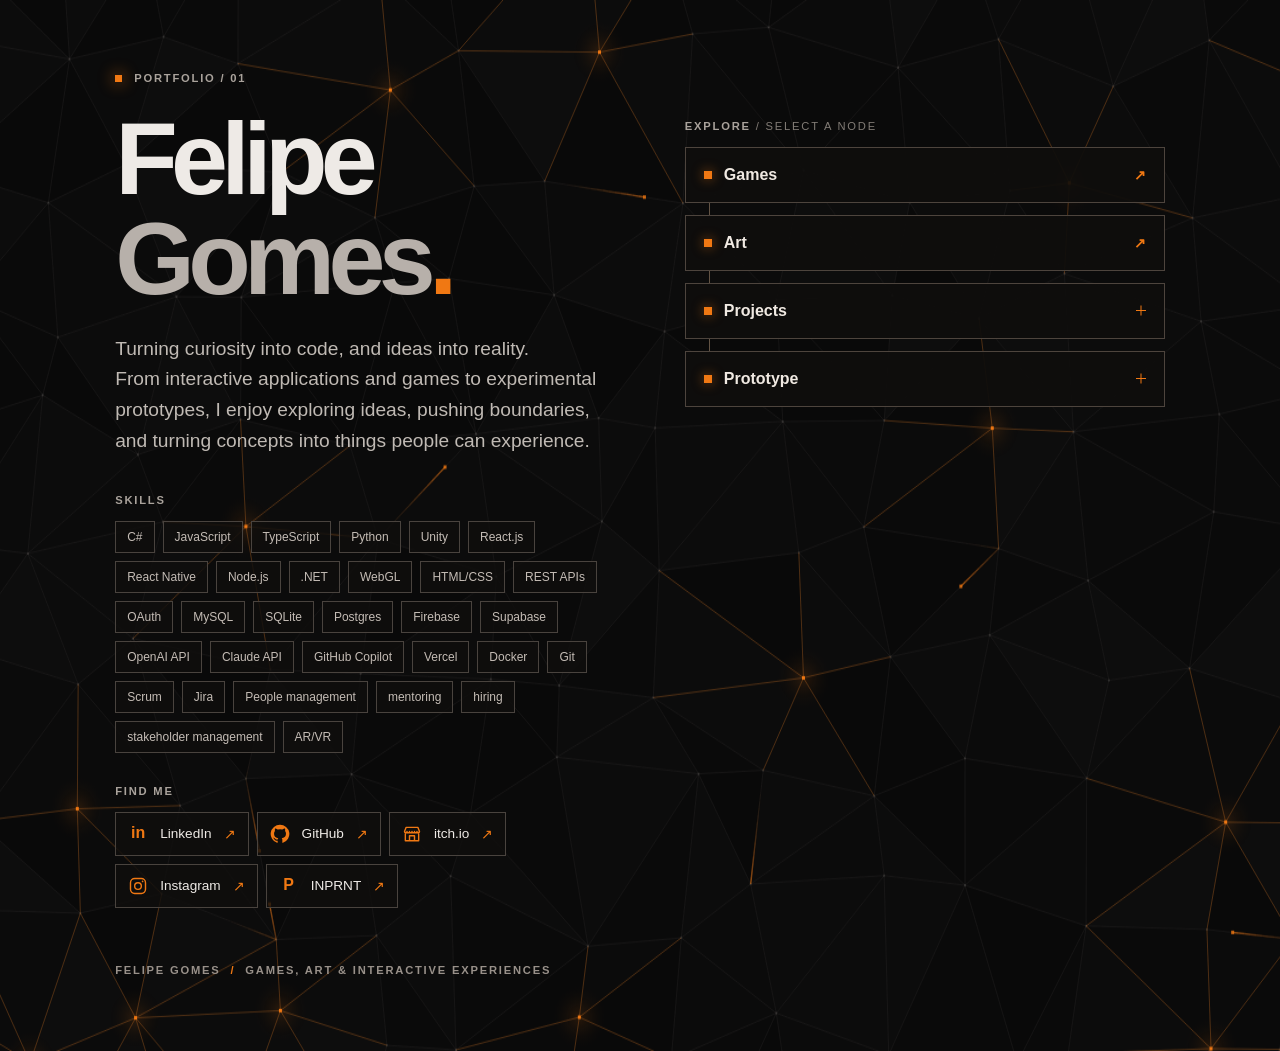
<file: index.html>
<!DOCTYPE html>
<html lang="en">
<head>
  <meta charset="UTF-8">
  <meta name="viewport" content="width=device-width, initial-scale=1, viewport-fit=cover">
  <meta name="color-scheme" content="dark">
  <title>Felipe Gomes | Portfolio example</title>
  <link rel="stylesheet" href="main_placeholder.css">
  <link rel="stylesheet" href="portfolio_games.css">
  <link rel="stylesheet" href="constellation_idea.css">
</head>
<body data-game-embedded>
  <canvas id="grid" aria-hidden="true"></canvas>
  <main class="portfolio">
    <div class="portfolio-content">
      <header class="intro">
        <p class="eyebrow"><span class="eyebrow-marker" aria-hidden="true"></span> Portfolio / 01</p>
        <h1>Felipe <span class="surname">Gomes</span><span class="title-dot">.</span></h1>
        <p class="intro-description">Turning curiosity into code, and ideas into reality.<br>From interactive applications and games to experimental prototypes, I enjoy exploring ideas, pushing boundaries, and turning concepts into things people can experience.</p>
        <div class="skills">
          <p class="section-label">Skills</p>
          <ul aria-label="Skills">
            <li>C#</li><li>JavaScript</li><li>TypeScript</li><li>Python</li>
            <li>Unity</li><li>React.js</li><li>React Native</li><li>Node.js</li><li>.NET</li><li>WebGL</li><li>HTML/CSS</li><li>REST APIs</li><li>OAuth</li>
            <li>MySQL</li><li>SQLite</li><li>Postgres</li><li>Firebase</li><li>Supabase</li>
            <li>OpenAI API</li><li>Claude API</li><li>GitHub Copilot</li>
            <li>Vercel</li><li>Docker</li><li>Git</li>
            <li>Scrum</li><li>Jira</li>
            <li>People management</li><li>mentoring</li><li>hiring</li><li>stakeholder management</li>
            <li>AR/VR</li>
          </ul>
        </div>
        <nav class="social-links" aria-label="Social profiles">
          <p class="section-label">Find me</p>
          <ul>
            <li><a class="social-link" href="https://www.linkedin.com/in/felipegml/" target="_blank" rel="noopener noreferrer"><span class="social-icon social-letters" aria-hidden="true">in</span> LinkedIn <span class="node-arrow" aria-hidden="true">↗</span></a></li>
            <li><a class="social-link" href="https://github.com/felipegml" target="_blank" rel="noopener noreferrer"><svg class="social-icon" viewBox="0 0 24 24" aria-hidden="true"><path fill="currentColor" d="M12 .8a11.2 11.2 0 0 0-3.54 21.83c.56.1.76-.24.76-.54v-2.1c-3.12.68-3.78-1.32-3.78-1.32-.51-1.29-1.24-1.63-1.24-1.63-1.02-.7.08-.68.08-.68 1.13.08 1.72 1.16 1.72 1.16 1 1.72 2.64 1.22 3.28.93.1-.73.39-1.22.71-1.5-2.49-.28-5.1-1.24-5.1-5.54 0-1.23.43-2.24 1.15-3.02-.12-.28-.5-1.42.11-2.97 0 0 .94-.3 3.08 1.15a10.7 10.7 0 0 1 5.6 0c2.13-1.45 3.07-1.15 3.07-1.15.62 1.55.23 2.69.11 2.97.72.78 1.15 1.79 1.15 3.02 0 4.31-2.62 5.25-5.12 5.53.4.35.76 1.03.76 2.08v3.07c0 .3.2.65.77.54A11.2 11.2 0 0 0 12 .8Z"/></svg> GitHub <span class="node-arrow" aria-hidden="true">↗</span></a></li>
            <li><a class="social-link" href="https://satsuyafrango.itch.io/" target="_blank" rel="noopener noreferrer"><svg class="social-icon" viewBox="0 0 24 24" aria-hidden="true"><path d="M3 9 5 4h14l2 5M4 10v10h16V10M3 9c0 2 3 2 3 0 0 2 3 2 3 0 0 2 3 2 3 0 0 2 3 2 3 0 0 2 3 2 3 0 0 2 3 2 3 0M9 20v-6h6v6" fill="none" stroke="currentColor" stroke-linecap="round" stroke-linejoin="round" stroke-width="1.7"/></svg> itch.io <span class="node-arrow" aria-hidden="true">↗</span></a></li>
            <li><a class="social-link" href="https://www.instagram.com/satsuyafrango.art/" target="_blank" rel="noopener noreferrer"><svg class="social-icon" viewBox="0 0 24 24" aria-hidden="true"><rect x="3" y="3" width="18" height="18" rx="5" fill="none" stroke="currentColor" stroke-width="1.7"/><circle cx="12" cy="12" r="4" fill="none" stroke="currentColor" stroke-width="1.7"/><circle cx="17.5" cy="6.5" r="1" fill="currentColor"/></svg> Instagram <span class="node-arrow" aria-hidden="true">↗</span></a></li>
            <li><a class="social-link" href="https://www.inprnt.com/gallery/satsuyafrango/" target="_blank" rel="noopener noreferrer"><span class="social-icon social-letters" aria-hidden="true">P</span> INPRNT <span class="node-arrow" aria-hidden="true">↗</span></a></li>
          </ul>
        </nav>
      </header>

      <nav class="explore" aria-label="Portfolio sections">
        <p class="section-label">Explore <span> / select a node</span></p>
        <ul class="section-nodes">
          <li><a class="node" href="gamepage.html" data-section="games"><span class="node-marker" aria-hidden="true"></span><span>Games</span><span class="node-arrow" aria-hidden="true">↗</span></a></li>
          <li><a class="node" href="artpage.html"><span class="node-marker" aria-hidden="true"></span><span>Art</span><span class="node-arrow" aria-hidden="true">↗</span></a></li>
          <li class="project-branch">
            <button class="node node-toggle" type="button" aria-expanded="true" aria-controls="project-nodes">
              <span class="node-marker" aria-hidden="true"></span><span>Projects</span><span class="node-plus" aria-hidden="true"></span>
            </button>
            <div class="child-branch" id="project-nodes">
              <ul class="child-nodes">
                <li><a class="node child-node" href="portfolio_placeholder.html?section=ar" data-section="ar"><span class="node-marker" aria-hidden="true"></span><span>AR</span><span class="node-arrow" aria-hidden="true">↗</span></a></li>
                <li><a class="node child-node" href="portfolio_placeholder.html?section=vr" data-section="vr"><span class="node-marker" aria-hidden="true"></span><span>VR</span><span class="node-arrow" aria-hidden="true">↗</span></a></li>
                <li><a class="node child-node" href="index.html#financial-app" data-section="financial-app"><span class="node-marker" aria-hidden="true"></span><span>Financial App</span><span class="node-arrow" aria-hidden="true">↗</span></a></li>
              </ul>
            </div>
          </li>
          <li class="project-branch">
            <button class="node node-toggle" type="button" aria-expanded="true" aria-controls="prototype-nodes">
              <span class="node-marker" aria-hidden="true"></span><span>Prototype</span><span class="node-plus" aria-hidden="true"></span>
            </button>
            <div class="child-branch" id="prototype-nodes">
              <ul class="child-nodes">
                <li><a class="node child-node" href="index.html#constellation-idea" data-section="constellation-idea"><span class="node-marker" aria-hidden="true"></span><span>Constellation Idea</span><span class="node-arrow" aria-hidden="true">↗</span></a></li>
              </ul>
            </div>
          </li>
        </ul>
      </nav>
      <p class="footer-note">Felipe Gomes <span aria-hidden="true">/</span> Games, art &amp; interactive experiences</p>
    </div>
    <section class="placeholder-content" id="section-view" aria-labelledby="section-title" hidden>
      <p class="eyebrow"><span class="eyebrow-marker" aria-hidden="true"></span> Portfolio / Coming soon</p>
      <h1 id="section-title" tabindex="-1"><span id="section-name"></span><span class="title-dot">.</span></h1>
      <p class="intro-description">This is a placeholder for future work. There is more to come.</p>
      <a class="node home-button" href="main_placeholder.html" data-home aria-label="Back to portfolio"><svg viewBox="0 0 24 24" width="22" height="22" aria-hidden="true"><path d="M3 10.5 12 3l9 7.5M5.5 9.5V21h13V9.5M9.5 21v-7h5v7" fill="none" stroke="currentColor" stroke-linecap="round" stroke-linejoin="round" stroke-width="1.7"/></svg></a>
    </section>
    <section class="games-view" id="games-view" aria-labelledby="games-title" hidden>
      <header class="games-header">
        <div>
          <p class="eyebrow"><span class="eyebrow-marker" aria-hidden="true"></span> Portfolio / Selected work</p>
          <h1 id="games-title" tabindex="-1">Games<span class="title-dot">.</span></h1>
        </div>
        <a class="node home-button" href="main_placeholder.html" data-home aria-label="Back to portfolio"><svg viewBox="0 0 24 24" width="22" height="22" aria-hidden="true"><path d="M3 10.5 12 3l9 7.5M5.5 9.5V21h13V9.5M9.5 21v-7h5v7" fill="none" stroke="currentColor" stroke-linecap="round" stroke-linejoin="round" stroke-width="1.7"/></svg></a>
      </header>
      <div class="carousel-section" aria-label="Games">
        <div class="carousel-frame">
          <div class="carousel-viewport" id="carouselViewport" role="region" aria-label="Game carousel" aria-describedby="carouselHint" tabindex="0">
            <div class="carousel-track" id="carouselTrack"></div>
          </div>
        </div>
        <p class="carousel-status" id="carouselStatus" aria-live="polite" aria-atomic="true"></p>
        <p class="carousel-hint" id="carouselHint">Drag, swipe, or use the arrow keys to browse. Select a game to see more.</p>
      </div>
      <p class="page-error" id="pageError" role="alert" hidden></p>
      <p class="footer-note">&copy; 2026 Felipe Gomes - @satsuyafrango. All rights reserved.</p>
    </section>
    <section class="project-view" id="project-view" aria-labelledby="project-title" hidden>
      <header class="games-header">
        <div>
          <p class="eyebrow"><span class="eyebrow-marker" aria-hidden="true"></span> Portfolio / Selected work</p>
          <h1 id="project-title" tabindex="-1"><span id="project-name"></span><span class="title-dot">.</span></h1>
        </div>
        <a class="node home-button" href="main_placeholder.html" data-home aria-label="Back to portfolio"><svg viewBox="0 0 24 24" width="22" height="22" aria-hidden="true"><path d="M3 10.5 12 3l9 7.5M5.5 9.5V21h13V9.5M9.5 21v-7h5v7" fill="none" stroke="currentColor" stroke-linecap="round" stroke-linejoin="round" stroke-width="1.7"/></svg></a>
      </header>
      <div class="project-layout">
        <div class="project-copy">
          <p class="section-label">About the project</p>
          <div class="intro-description" id="project-description"></div>
        </div>
        <div class="project-video">
          <p class="section-label">Project video</p>
          <div class="video-frame" id="project-player"><p>Project video not yet available.</p></div>
        </div>
        <div class="project-gallery" hidden>
          <p class="section-label">Project images</p>
          <div class="project-image-grid" id="project-image-grid"></div>
        </div>
      </div>
      <div class="idea-scroll" role="region" aria-label="Constellation idea progression" tabindex="0" hidden>
        <div class="idea-grid">
          <article class="idea-card">
            <h2>01 / The beginning</h2>
            <img src="assets/apps/prototype/Idea_1.png" alt="The portfolio's interactive network background">
            <p>While developing the portfolio background, its connected points sparked an idea: what if the network became something to explore?</p>
          </article>
          <article class="idea-card">
            <h2>02 / Wired connections</h2>
            <a class="idea-image-link" href="wired_connections.html" target="_blank" rel="noopener noreferrer" aria-label="Explore Wired Connections (opens in a new tab)">
              <img src="assets/apps/prototype/Idea_2.png" alt="A sphere of interconnected points">
              <span class="idea-image-label" aria-hidden="true">Click or tap to explore</span>
            </a>
            <p>This was one direction for the idea. It wasn't quite the interaction I wanted, but I liked it and would love to build something with it.</p>
          </article>
          <article class="idea-card">
            <h2>03 / Constellations</h2>
            <a class="idea-image-link" href="constellations.html" target="_blank" rel="noopener noreferrer" aria-label="Explore Constellations (opens in a new tab)">
              <img src="assets/apps/prototype/Idea_3.png" alt="Stars connected into constellations">
              <span class="idea-image-label" aria-hidden="true">Click or tap to explore</span>
            </a>
            <p>The idea took shape by turning the connections into stars and a constellation visualization. There are still more branches to explore.</p>
          </article>
        </div>
      </div>
      <p class="footer-note">&copy; 2026 Felipe Gomes - @satsuyafrango. All rights reserved.</p>
    </section>
  </main>
  <dialog class="project-image-dialog" id="project-image-dialog" aria-label="Project image">
    <button class="details-close project-image-close" type="button" aria-label="Close image">×</button>
    <img id="project-dialog-image" alt="">
  </dialog>
  <section class="game-details" id="gameDetails" role="dialog" aria-modal="true" aria-labelledby="detailsTitle" hidden>
    <div class="details-panel">
      <button class="details-close" id="closeDetails" type="button" aria-label="Close game details">×</button>
      <div class="details-layout">
        <div class="details-copy">
          <p class="section-label">About the game</p>
          <h2 id="detailsTitle"></h2>
          <p class="details-description" id="detailsDescription"></p>
          <a class="play-link" id="playLink" target="_blank" rel="noopener noreferrer"></a>
        </div>
        <div class="details-gallery">
          <h3>Gallery</h3>
          <div class="game-grid" id="gameGrid"></div>
        </div>
      </div>
    </div>
  </section>
  <script src="game-data.js"></script>
  <script src="main_placeholder.js"></script>
  <script src="gamepage.js"></script>
  <script src="portfolio_projects.js"></script>
  <script src="portfolio_navigation.js"></script>
</body>
</html>
</file>
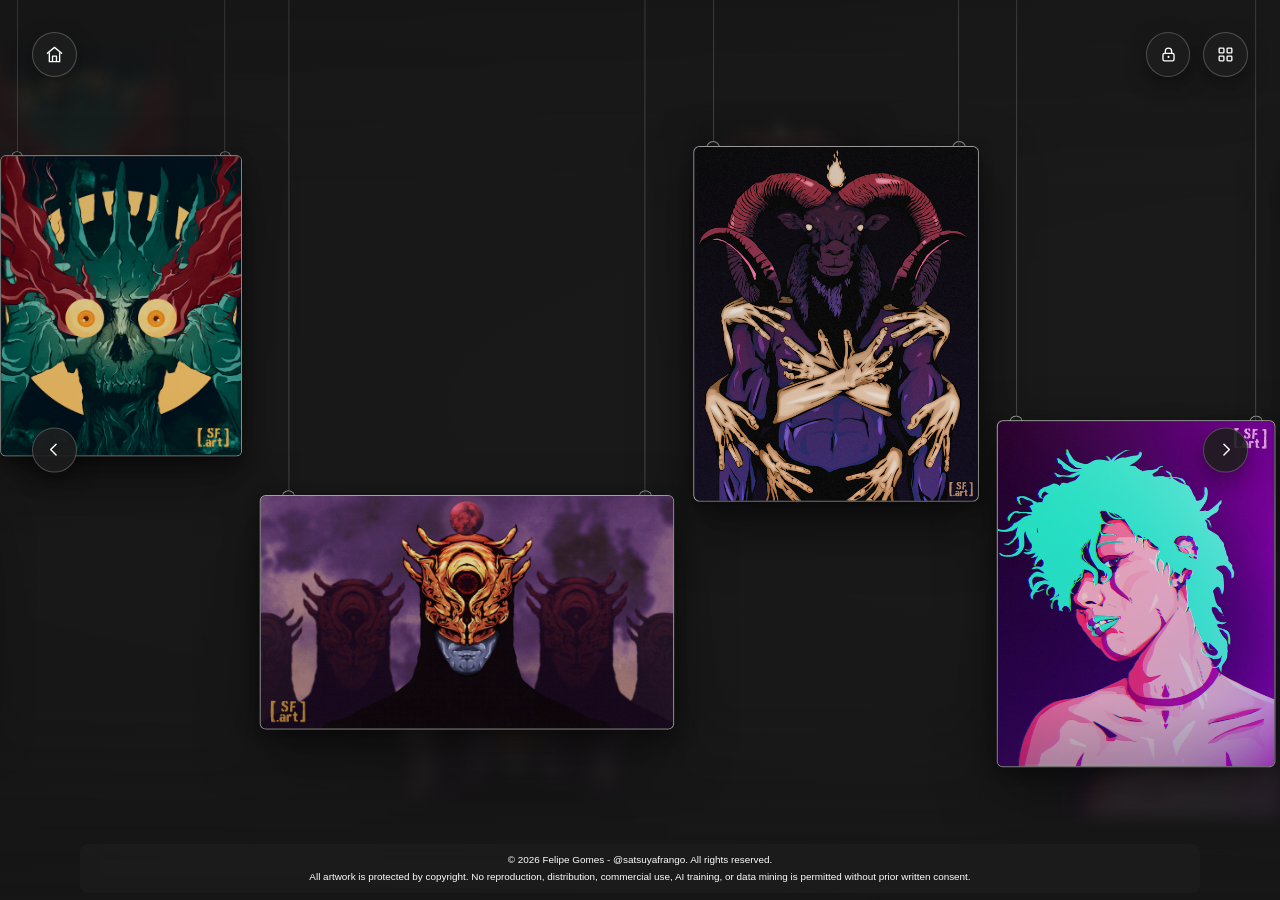
<file: artpage.html>
<!DOCTYPE html>
<html lang="en">
<head>
  <meta charset="UTF-8">
  <meta name="viewport" content="width=device-width, initial-scale=1.0">
  <meta name="theme-color" content="#1d1d1d">
  <title>Felipe Gomes - Illustrations</title>
  <link rel="stylesheet" href="artpage.css">
</head>
<body>
  <div class="atmosphere" id="atmosphere" aria-hidden="true"></div>
  <main class="wall-viewport" id="wallViewport" role="region" aria-label="Scrollable illustration wall" tabindex="0" aria-describedby="galleryHint">
    <div class="wall-track" id="wallTrack"></div>
  </main>
  <main class="grid-viewport" id="gridViewport" role="region" aria-label="Illustration grid" tabindex="0" hidden>
    <div class="art-grid" id="artGrid"></div>
  </main>
  <p class="gallery-error" id="galleryError" role="alert" hidden></p>

  <div class="interface">
    <a class="icon-button home-link" href="index.html" aria-label="Back to home">
      <svg viewBox="0 0 24 24" width="19" height="19" aria-hidden="true">
        <path d="M3 10.5 12 3l9 7.5M5.5 9.5V21h13V9.5M9.5 21v-7h5v7" fill="none" stroke="currentColor" stroke-linecap="round" stroke-linejoin="round" stroke-width="1.7"/>
      </svg>
    </a>
    <button class="icon-button nsfw-button" id="nsfwButton" type="button" aria-label="Open NSFW art" title="NSFW art (18+)" aria-haspopup="dialog">
      <svg viewBox="0 0 24 24" width="19" height="19" aria-hidden="true">
        <rect x="5" y="10.5" width="14" height="9.5" rx="2" fill="none" stroke="currentColor" stroke-width="1.7"/>
        <path d="M8 10.5V8a4 4 0 0 1 8 0v2.5" fill="none" stroke="currentColor" stroke-linecap="round" stroke-width="1.7"/>
        <circle cx="12" cy="15" r="1.3" fill="currentColor"/>
      </svg>
    </button>
    <button class="icon-button view-toggle-button" id="viewToggleButton" type="button" aria-label="Switch to grid view" title="Switch to grid view" aria-pressed="false">
      <svg class="grid-view-icon" viewBox="0 0 24 24" width="19" height="19" aria-hidden="true">
        <rect x="4" y="4" width="6" height="6" rx="1" fill="none" stroke="currentColor" stroke-width="1.7"/>
        <rect x="14" y="4" width="6" height="6" rx="1" fill="none" stroke="currentColor" stroke-width="1.7"/>
        <rect x="4" y="14" width="6" height="6" rx="1" fill="none" stroke="currentColor" stroke-width="1.7"/>
        <rect x="14" y="14" width="6" height="6" rx="1" fill="none" stroke="currentColor" stroke-width="1.7"/>
      </svg>
      <svg class="gallery-view-icon" viewBox="0 0 24 24" width="19" height="19" aria-hidden="true" hidden>
        <rect x="3.5" y="4.5" width="17" height="15" rx="2" fill="none" stroke="currentColor" stroke-width="1.7"/>
        <circle cx="9" cy="9" r="1.5" fill="currentColor"/>
        <path d="m5 17 4.5-4 3 2.5 3.5-4 3 5.5" fill="none" stroke="currentColor" stroke-linecap="round" stroke-linejoin="round" stroke-width="1.7"/>
      </svg>
    </button>
    <div class="wall-controls" aria-label="Move along the gallery wall">
      <button class="icon-button" id="previousButton" type="button" aria-label="Move left">
        <svg viewBox="0 0 24 24" width="20" height="20" aria-hidden="true">
          <path d="m14.5 5.5-6.5 6.5 6.5 6.5" fill="none" stroke="currentColor" stroke-linecap="round" stroke-linejoin="round" stroke-width="1.7"/>
        </svg>
      </button>
      <button class="icon-button" id="nextButton" type="button" aria-label="Move right">
        <svg viewBox="0 0 24 24" width="20" height="20" aria-hidden="true">
          <path d="m9.5 5.5 6.5 6.5-6.5 6.5" fill="none" stroke="currentColor" stroke-linecap="round" stroke-linejoin="round" stroke-width="1.7"/>
        </svg>
      </button>
    </div>
    <p class="gallery-hint" id="galleryHint">Drag, scroll, or use the arrow keys to wander. Select an illustration to take a closer look.</p>
    <footer class="copyright">
      <p>© 2026 Felipe Gomes - @satsuyafrango. All rights reserved.</p>
      <p>All artwork is protected by copyright. No reproduction, distribution, commercial use, AI training, or data mining is permitted without prior written consent.</p>
    </footer>
  </div>

  <dialog class="nsfw-dialog" id="nsfwDialog" aria-labelledby="nsfwTitle">
    <h2 id="nsfwTitle">NSFW art ahead</h2>
    <p>This link leads to NSFW artwork, which may include political themes, erotic content, and fetish content.</p>
    <p><strong>Are you 18 or older?</strong></p>
    <div class="nsfw-actions">
      <button type="button" class="nsfw-choice nsfw-confirm" id="nsfwYes">Yes, I'm 18+</button>
      <button type="button" class="nsfw-choice" id="nsfwNo" autofocus>No, go back</button>
    </div>
  </dialog>

  <dialog class="image-dialog" id="imageDialog" aria-label="Full-size illustration">
    <div class="modal-card" id="modalCard" role="button" tabindex="0" aria-pressed="false" aria-label="Flip illustration to read its description">
      <div class="modal-flipper" id="modalFlipper">
        <img class="modal-art" id="modalImage" alt="">
        <div class="modal-back" id="modalBack">
          <h2 id="modalTitle"></h2>
          <p id="modalDescription"></p>
          <img class="modal-signature" id="modalSignature" alt="" draggable="false">
          <svg width="0" height="0" style="position:absolute" aria-hidden="true" focusable="false">
            <filter id="signatureColor" color-interpolation-filters="sRGB">
              <feColorMatrix type="matrix" values="0 0 0 0 0.988  0 0 0 0 0.298  0 0 0 0 0.075  0 0 0 1 0"/>
            </filter>
          </svg>
        </div>
      </div>
    </div>
    <button class="icon-button modal-close" id="closeDialog" type="button" aria-label="Close illustration">
      <svg viewBox="0 0 24 24" width="20" height="20" aria-hidden="true">
        <path d="m6 6 12 12M18 6 6 18" fill="none" stroke="currentColor" stroke-linecap="round" stroke-width="1.7"/>
      </svg>
    </button>
    <nav class="modal-navigation" aria-label="Browse illustrations">
      <button class="icon-button" id="modalPrevious" type="button" aria-label="Previous illustration">
        <svg viewBox="0 0 24 24" width="20" height="20" aria-hidden="true">
          <path d="m14.5 5.5-6.5 6.5 6.5 6.5" fill="none" stroke="currentColor" stroke-linecap="round" stroke-linejoin="round" stroke-width="1.7"/>
        </svg>
      </button>
      <button class="icon-button" id="modalNext" type="button" aria-label="Next illustration">
        <svg viewBox="0 0 24 24" width="20" height="20" aria-hidden="true">
          <path d="m9.5 5.5 6.5 6.5-6.5 6.5" fill="none" stroke="currentColor" stroke-linecap="round" stroke-linejoin="round" stroke-width="1.7"/>
        </svg>
      </button>
      <p class="flip-hint">Click the image to flip</p>
    </nav>
  </dialog>

  <script src="artworks-data.js" defer></script>
  <script src="signature-data.js" defer></script>
  <script src="artpage.js" defer></script>
</body>
</html>
</file>
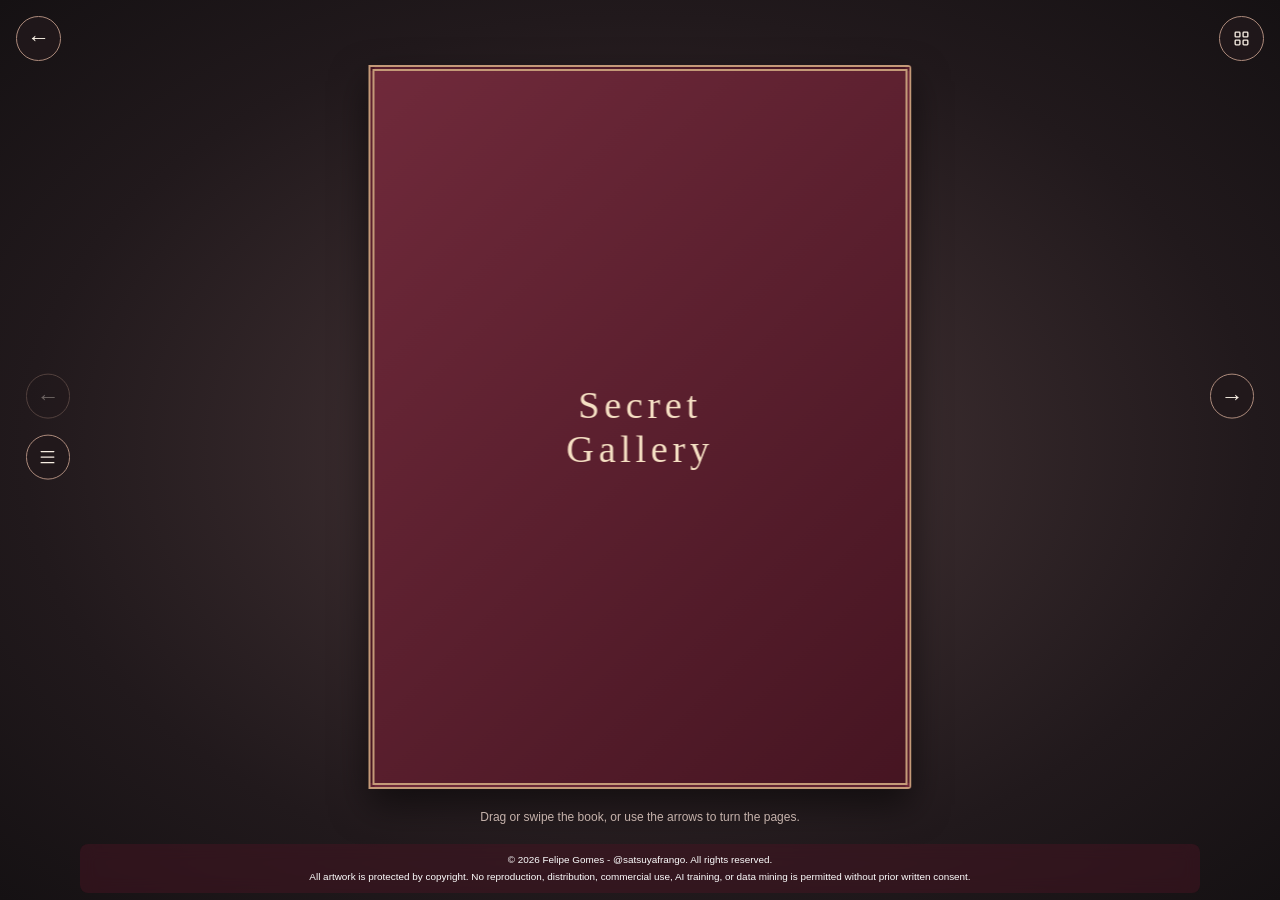
<file: artpagensfw.html>
<!DOCTYPE html>
<html lang="en">
<head>
  <meta charset="UTF-8">
  <meta name="viewport" content="width=device-width, initial-scale=1.0">
  <meta name="theme-color" content="#1d1719">
  <title>Felipe Gomes - Secret Gallery</title>
  <link rel="stylesheet" href="artpagensfw.css">
</head>
<body>
  <a class="home-link control" href="artpage.html" aria-label="Back to art page">←</a>
  <button class="view-toggle control" id="viewToggle" type="button" aria-label="Switch to grid view" title="Switch to grid view" aria-pressed="false" disabled>
    <svg id="gridIcon" viewBox="0 0 24 24" width="19" height="19" aria-hidden="true">
      <rect x="4" y="4" width="6" height="6" rx="1" fill="none" stroke="currentColor" stroke-width="1.7"/>
      <rect x="14" y="4" width="6" height="6" rx="1" fill="none" stroke="currentColor" stroke-width="1.7"/>
      <rect x="4" y="14" width="6" height="6" rx="1" fill="none" stroke="currentColor" stroke-width="1.7"/>
      <rect x="14" y="14" width="6" height="6" rx="1" fill="none" stroke="currentColor" stroke-width="1.7"/>
    </svg>
    <svg id="bookIcon" viewBox="0 0 24 24" width="19" height="19" aria-hidden="true" hidden>
      <rect x="3.5" y="4.5" width="17" height="15" rx="2" fill="none" stroke="currentColor" stroke-width="1.7"/>
      <circle cx="9" cy="9" r="1.5" fill="currentColor"/>
      <path d="m5 17 4.5-4 3 2.5 3.5-4 3 5.5" fill="none" stroke="currentColor" stroke-linecap="round" stroke-linejoin="round" stroke-width="1.7"/>
    </svg>
  </button>
  <main class="gallery">
    <h1 class="visually-hidden">Secret Gallery</h1>
    <p id="galleryError" class="gallery-error" role="alert" hidden></p>
    <section class="book-area" id="bookArea" aria-label="Artwork book" hidden>
      <div class="book-scene">
        <div class="book" id="book">
          <div class="page page-left" id="leftPage"></div>
          <div class="page page-right" id="rightPage"></div>
          <div class="turning-page" id="turningPage" aria-hidden="true">
            <div class="turning-face turning-front" id="turningFront"></div>
            <div class="turning-face turning-back" id="turningBack"></div>
          </div>
        </div>
      </div>
      <nav class="book-controls" aria-label="Turn book pages">
        <button class="control" id="previousPage" type="button" aria-label="Previous page">←</button>
        <button class="control" id="nextPage" type="button" aria-label="Next page">→</button>
        <button class="control contents-button" id="contentsButton" type="button" aria-label="Return to contents" title="Return to contents">
          <svg viewBox="0 0 24 24" width="19" height="19" aria-hidden="true">
            <path d="M4 5h16M4 12h16M4 19h16" fill="none" stroke="currentColor" stroke-linecap="round" stroke-width="1.7"/>
          </svg>
        </button>
      </nav>
      <p class="hint">Drag or swipe the book, or use the arrows to turn the pages.</p>
    </section>
    <section class="grid-viewport" id="gridViewport" role="region" aria-label="Illustration grid" tabindex="0" hidden>
      <div class="art-grid" id="artGrid"></div>
    </section>
  </main>
  <footer class="copyright">
    <p>© 2026 Felipe Gomes - @satsuyafrango. All rights reserved.</p>
    <p>All artwork is protected by copyright. No reproduction, distribution, commercial use, AI training, or data mining is permitted without prior written consent.</p>
  </footer>
  <div class="rotate-message" role="status">
    <span aria-hidden="true">↻</span>
    <p>Please rotate your device to landscape to view the gallery.</p>
  </div>

  <dialog class="image-dialog" id="imageDialog" aria-label="Full-size illustration">
    <img class="modal-art" id="modalImage" alt="">
    <button class="control modal-close" id="closeDialog" type="button" aria-label="Close illustration">×</button>
    <p class="modal-error" id="modalError" role="alert" hidden></p>
    <nav class="modal-navigation" aria-label="Browse illustrations">
      <button class="control" id="modalPrevious" type="button" aria-label="Previous illustration">←</button>
      <button class="control" id="modalNext" type="button" aria-label="Next illustration">→</button>
    </nav>
  </dialog>

  <svg width="0" height="0" style="position:absolute" aria-hidden="true" focusable="false">
    <filter id="coverSignatureColor" color-interpolation-filters="sRGB">
      <feColorMatrix type="matrix" values="0 0 0 0 0.768627  0 0 0 0 0.603922  0 0 0 0 0.470588  0 0 0 1 0"/>
    </filter>
  </svg>
  <script src="artworks-nsfw-data.js" defer></script>
  <script src="signature-data.js" defer></script>
  <script src="artpagensfw.js" defer></script>
</body>
</html>
</file>
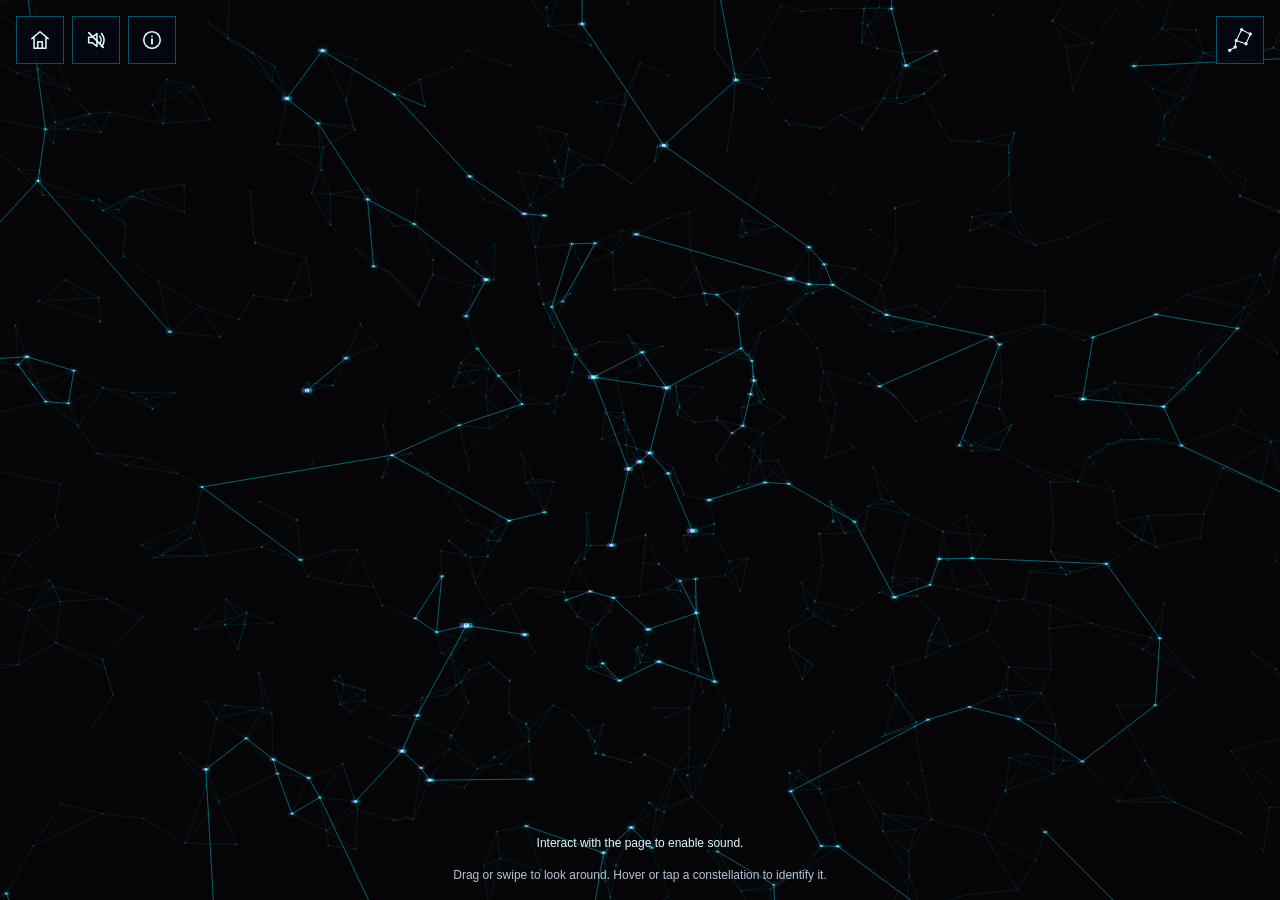
<file: constellations.html>
<!DOCTYPE html>
<html lang="en">
<head>
  <meta charset="UTF-8">
  <meta name="viewport" content="width=device-width, initial-scale=1, viewport-fit=cover">
  <meta name="color-scheme" content="dark">
  <title>Constellation sphere</title>
  <link rel="stylesheet" href="main_placeholder_connect.css">
</head>
<body class="sky-with-credits" data-sky="constellations">
  <canvas id="field" tabindex="0" role="application" aria-label="Interactive constellation sphere" aria-describedby="sphere-hint"></canvas>
  <a class="sky-home" href="index.html#constellation-idea" aria-label="Back to Constellation Idea"><svg viewBox="0 0 24 24" width="22" height="22" aria-hidden="true"><path d="M3 10.5 12 3l9 7.5M5.5 9.5V21h13V9.5M9.5 21v-7h5v7" fill="none" stroke="currentColor" stroke-linecap="round" stroke-linejoin="round" stroke-width="1.7"/></svg></a>
  <button id="sky-sound-toggle" type="button" aria-label="Mute sound" aria-pressed="true" title="Mute sound">
    <svg viewBox="0 0 24 24" width="22" height="22" aria-hidden="true"><path d="M4 9v6h4l5 4V5L8 9H4zm12-1a6 6 0 0 1 0 8m2-11a10 10 0 0 1 0 14" fill="none" stroke="currentColor" stroke-linecap="round" stroke-linejoin="round" stroke-width="1.7"/><path id="sky-sound-off" d="M4 4l16 16" fill="none" stroke="currentColor" stroke-linecap="round" stroke-width="1.7" hidden/></svg>
  </button>
  <button id="sky-credits-toggle" type="button" aria-label="Information" title="Information">
    <svg viewBox="0 0 24 24" width="22" height="22" aria-hidden="true"><circle cx="12" cy="12" r="9" fill="none" stroke="currentColor" stroke-width="1.7"/><path d="M12 11v5m0-8h.01" fill="none" stroke="currentColor" stroke-linecap="round" stroke-width="2"/></svg>
  </button>
  <p id="constellation-info" role="status" aria-live="polite"></p>
  <button id="constellation-list-toggle" class="sky-icon-button" type="button" aria-label="Constellations" title="Constellations" aria-expanded="false" aria-controls="constellation-list-panel">
    <svg width="0" height="0" aria-hidden="true"><filter id="constellation-icon-color" color-interpolation-filters="sRGB"><feFlood flood-color="currentColor" result="color"/><feComposite in="color" in2="SourceGraphic" operator="in"/></filter></svg>
    <img class="constellation-list-icon" src="assets/apps/prototype/icons8-constellation-96.png" alt="">
  </button>
  <section id="constellation-list-panel" class="sky-panel" aria-label="Constellations" aria-hidden="true" inert>
    <div class="sky-panel-heading">
      <div><p class="sky-eyebrow">Explore the sky</p><h2>Constellations</h2></div>
      <button class="sky-close" id="constellation-list-close" type="button" aria-label="Close constellation list">&times;</button>
    </div>
    <p class="sky-panel-note">Choose a figure to look towards it.</p>
    <div id="constellation-list"></div>
  </section>
  <section id="constellation-details" class="sky-panel" aria-labelledby="constellation-details-name" aria-hidden="true" inert>
    <div class="sky-panel-heading">
      <div><p class="sky-eyebrow">Constellation</p><h2 id="constellation-details-name"></h2></div>
      <button class="sky-close" id="constellation-details-close" type="button" aria-label="Close constellation details">&times;</button>
    </div>
    <dl id="constellation-details-facts"></dl>
  </section>
  <dialog id="sky-credits" aria-labelledby="sky-credits-title">
    <div class="sky-panel-heading">
      <div><p class="sky-eyebrow">About</p><h2 id="sky-credits-title">Information</h2></div>
      <button class="sky-close" id="sky-credits-close" type="button" aria-label="Close information">&times;</button>
    </div>
    <p><strong>Note:</strong> This is an experimental interactive app. Its information may be inaccurate or misleading and should not be used for study. Verify information with reliable sources.</p>
    <p class="sky-eyebrow">Music</p>
    <p>Music by <a href="https://pixabay.com/users/sub_clair-55456531/" target="_blank" rel="noopener noreferrer">Sub_Clair</a></p>
    <p><a href="https://pixabay.com/music/ambient-space-music-631753/" target="_blank" rel="noopener noreferrer">Space Music</a></p>
  </dialog>
  <p id="sphere-hint">Drag or swipe to look around. <span class="sky-hover-hint">Hover or tap</span><span class="sky-touch-hint">Tap</span> a constellation to identify it.</p>
  <p id="sky-sound-status" role="status" hidden></p>
  <p id="sky-error" role="alert" hidden>Unable to load the constellation data.</p>
  <audio id="sky-music" src="assets/sound/sub_clair-space-music-631753.mp3" preload="metadata" loop></audio>
  <audio id="sky-click" src="assets/sound/Digital%20Click%2003.wav" preload="auto"></audio>
  <script src="constellation_data.js"></script>
  <script src="constellation_facts.js"></script>
  <script src="constellation_distances.js"></script>
  <script src="main_placeholder_connect.js"></script>
  <script src="constellation_audio.js"></script>
</body>
</html>
</file>
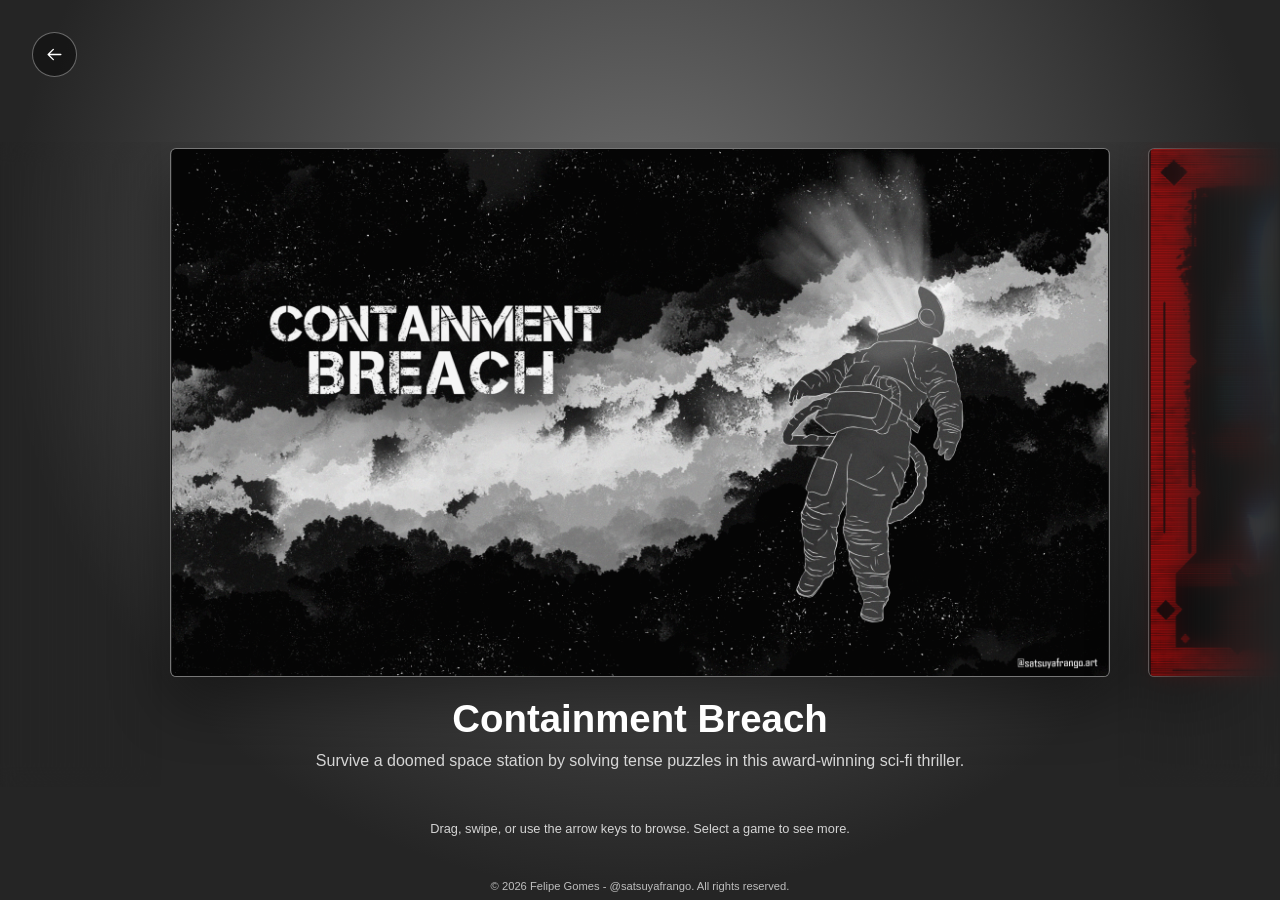
<file: gamepage.html>
<!DOCTYPE html>
<html lang="en">
<head>
  <meta charset="UTF-8">
  <meta name="viewport" content="width=device-width, initial-scale=1.0">
  <meta name="theme-color" content="#252525">
  <title>Felipe Gomes - Games</title>
  <link rel="stylesheet" href="gamepage.css">
  <script src="game-data.js" defer></script>
  <script src="gamepage.js" defer></script>
</head>
<body>
  <header class="page-header">
    <a class="icon-button home-link" href="index.html" aria-label="Back to home">
      <svg viewBox="0 0 24 24" width="19" height="19" aria-hidden="true">
        <path d="M10.5 5.5 4 12l6.5 6.5M4.5 12H20" fill="none" stroke="currentColor" stroke-linecap="round" stroke-linejoin="round" stroke-width="1.7"/>
      </svg>
    </a>
  </header>

  <main>
    <section class="carousel-section" aria-label="Games">
      <div class="carousel-frame">
        <div class="carousel-viewport" id="carouselViewport" role="region" aria-label="Game carousel" aria-describedby="carouselHint" tabindex="0">
          <div class="carousel-track" id="carouselTrack"></div>
        </div>
      </div>
      <p class="carousel-status" id="carouselStatus" aria-live="polite" aria-atomic="true"></p>
      <p class="carousel-hint" id="carouselHint">Drag, swipe, or use the arrow keys to browse. Select a game to see more.</p>
    </section>

    <p class="page-error" id="pageError" role="alert" hidden></p>
  </main>

  <footer class="copyright">
    <p>&copy; 2026 Felipe Gomes - @satsuyafrango. All rights reserved.</p>
  </footer>

  <section class="game-details" id="gameDetails" role="dialog" aria-modal="true" aria-labelledby="detailsTitle" hidden>
    <div class="details-panel">
      <button class="icon-button details-close" id="closeDetails" type="button" aria-label="Close game details">
        <svg viewBox="0 0 24 24" width="20" height="20" aria-hidden="true">
          <path d="m6 6 12 12M18 6 6 18" fill="none" stroke="currentColor" stroke-linecap="round" stroke-width="1.7"/>
        </svg>
      </button>
      <div class="details-layout">
        <div class="details-copy">
          <p class="eyebrow">About the game</p>
          <h2 id="detailsTitle"></h2>
          <p class="details-description" id="detailsDescription"></p>
          <a class="play-link" id="playLink" target="_blank" rel="noopener noreferrer"></a>
        </div>
        <div class="details-gallery">
          <h3>Gallery</h3>
          <div class="game-grid" id="gameGrid"></div>
        </div>
      </div>
    </div>
  </section>
</body>
</html>
</file>
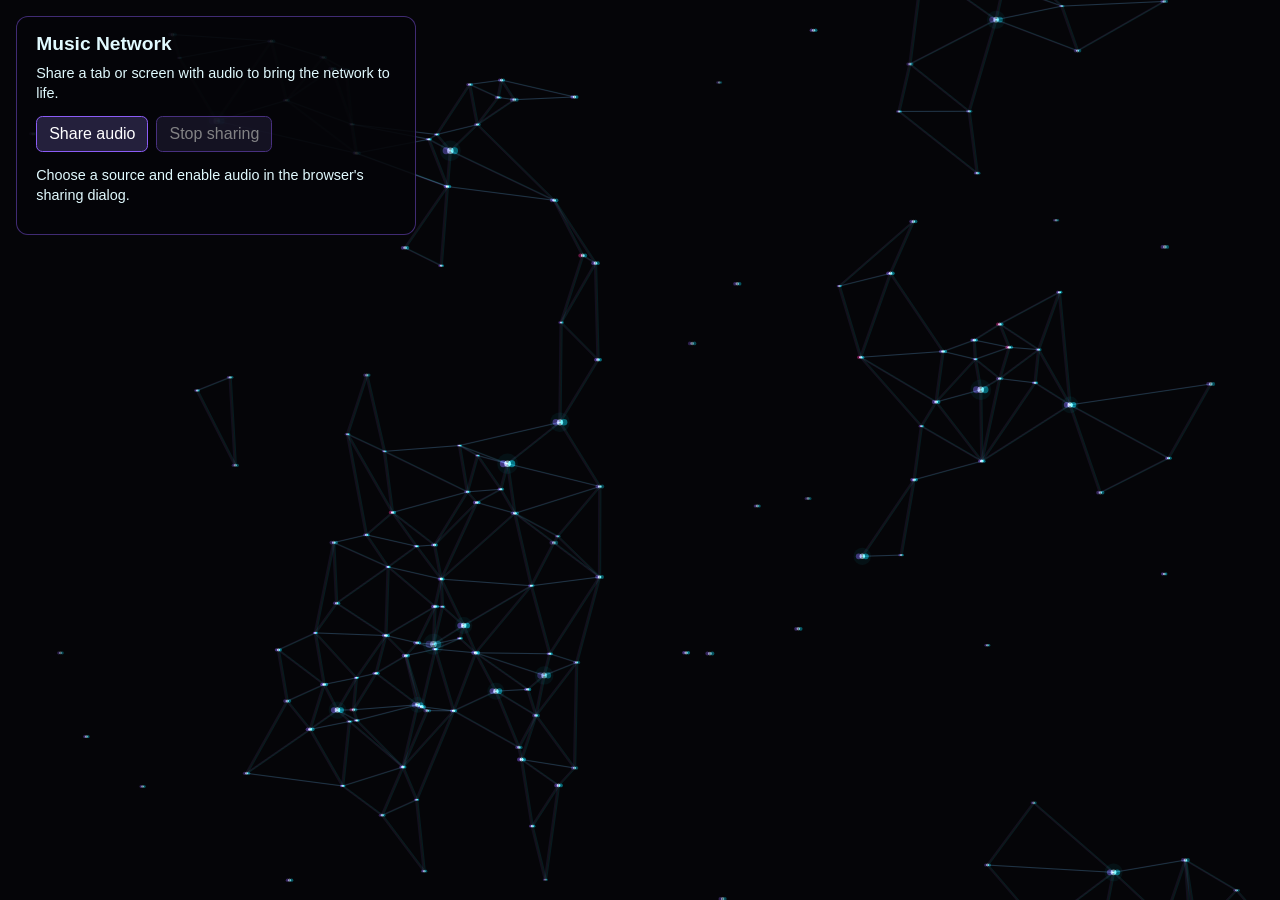
<file: main_music.html>
<!DOCTYPE html>
<html lang="en">
<head>
  <meta charset="UTF-8">
  <meta name="viewport" content="width=device-width, initial-scale=1, viewport-fit=cover">
  <meta name="color-scheme" content="dark">
  <title>Music Network</title>
  <link rel="stylesheet" href="main_music.css">
</head>
<body>
  <canvas id="field" aria-hidden="true"></canvas>
  <main class="controls" aria-label="Audio sharing">
    <h1>Music Network</h1>
    <p>Share a tab or screen with audio to bring the network to life.</p>
    <div class="actions">
      <button id="start" type="button">Share audio</button>
      <button id="stop" type="button" disabled>Stop sharing</button>
    </div>
    <p id="status" role="status" aria-live="polite">Choose a source and enable audio in the browser's sharing dialog.</p>
    <p id="motion" hidden>Reduced motion is enabled, so the network remains still.</p>
  </main>
  <script src="main_music.js"></script>
</body>
</html>
</file>
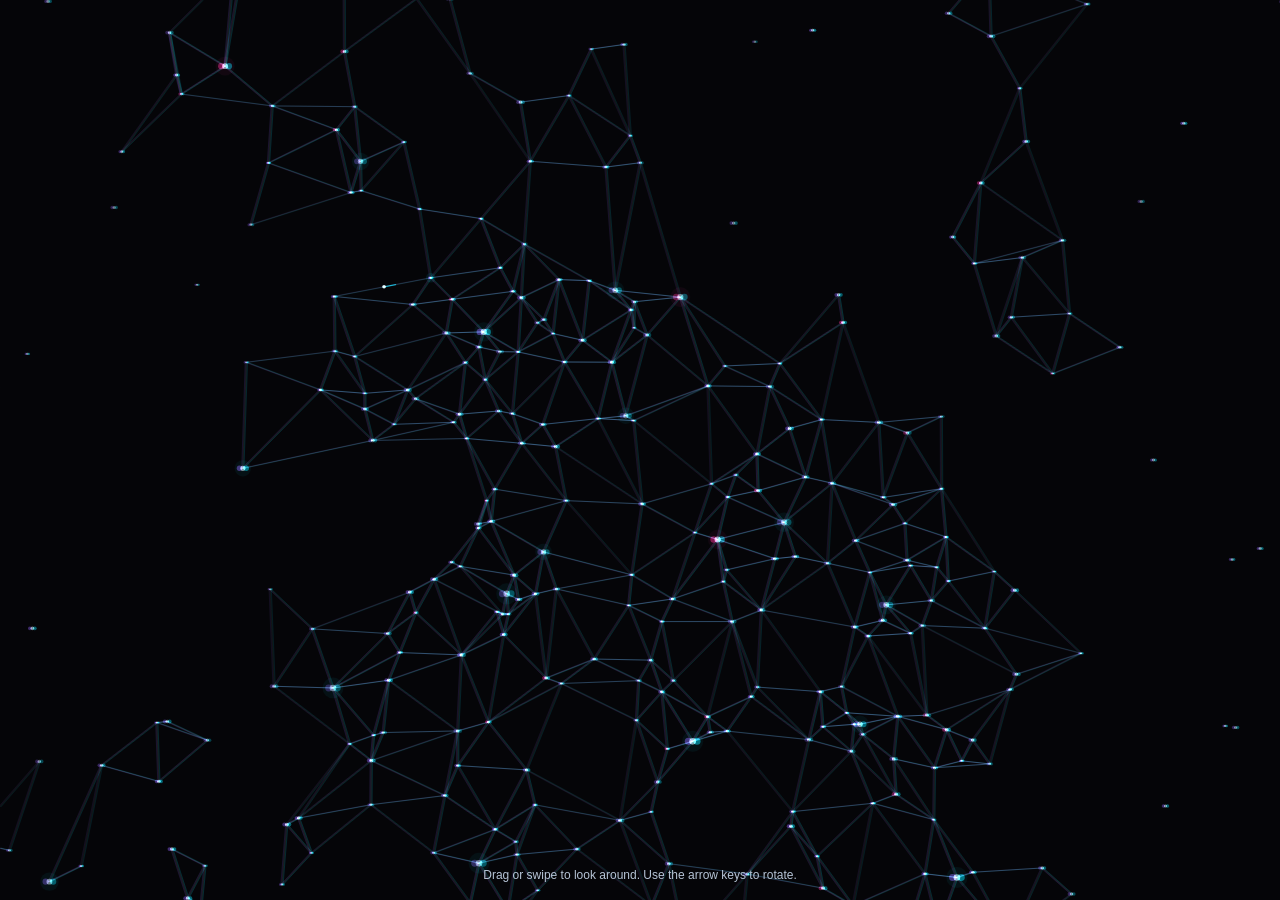
<file: main_placeholder_connect.html>
<!DOCTYPE html>
<html lang="en">
<head>
  <meta charset="UTF-8">
  <meta name="viewport" content="width=device-width, initial-scale=1, viewport-fit=cover">
  <meta name="color-scheme" content="dark">
  <title>Network</title>
  <link rel="stylesheet" href="main_placeholder_connect.css">
</head>
<body>
  <canvas id="field" tabindex="0" role="application" aria-label="Interactive network sphere" aria-describedby="sphere-hint"></canvas>
  <p id="sphere-hint">Drag or swipe to look around. Use the arrow keys to rotate.</p>
  <script src="main_placeholder_connect.js"></script>
</body>
</html>
</file>
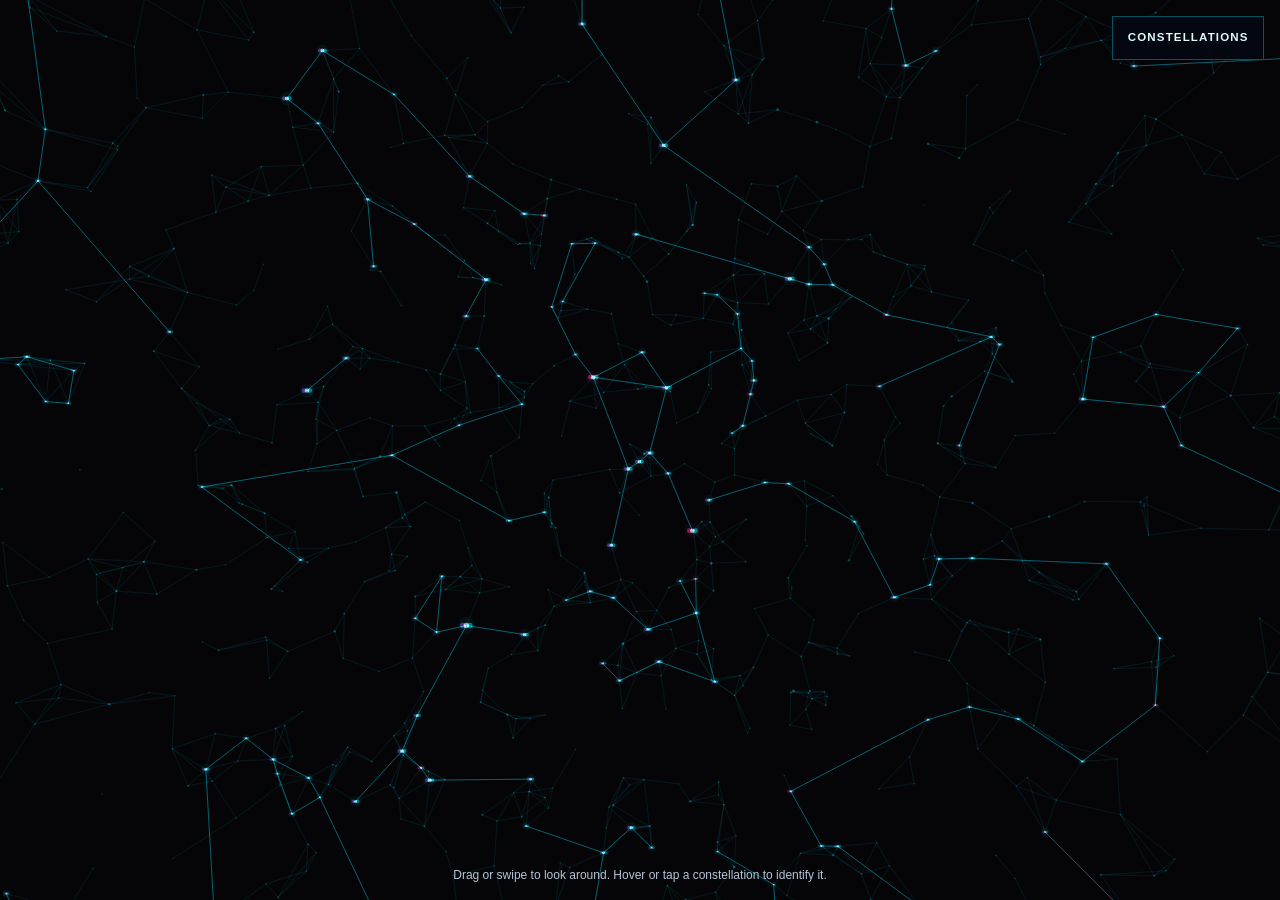
<file: main_placeholder_constellations.html>
<!DOCTYPE html>
<html lang="en">
<head>
  <meta charset="UTF-8">
  <meta name="viewport" content="width=device-width, initial-scale=1, viewport-fit=cover">
  <meta name="color-scheme" content="dark">
  <title>Constellation sphere</title>
  <link rel="stylesheet" href="main_placeholder_connect.css">
</head>
<body data-sky="constellations">
  <canvas id="field" tabindex="0" role="application" aria-label="Interactive constellation sphere" aria-describedby="sphere-hint"></canvas>
  <p id="constellation-info" role="status" aria-live="polite"></p>
  <button id="constellation-list-toggle" type="button" aria-expanded="false" aria-controls="constellation-list-panel">Constellations</button>
  <section id="constellation-list-panel" class="sky-panel" aria-label="Constellations" aria-hidden="true" inert>
    <div class="sky-panel-heading">
      <div><p class="sky-eyebrow">Explore the sky</p><h2>Constellations</h2></div>
      <button class="sky-close" id="constellation-list-close" type="button" aria-label="Close constellation list">&times;</button>
    </div>
    <p class="sky-panel-note">Choose a figure to look towards it.</p>
    <div id="constellation-list"></div>
  </section>
  <section id="constellation-details" class="sky-panel" aria-labelledby="constellation-details-name" aria-hidden="true" inert>
    <div class="sky-panel-heading">
      <div><p class="sky-eyebrow">Constellation</p><h2 id="constellation-details-name"></h2></div>
      <button class="sky-close" id="constellation-details-close" type="button" aria-label="Close constellation details">&times;</button>
    </div>
    <dl id="constellation-details-facts"></dl>
  </section>
  <p id="sphere-hint">Drag or swipe to look around. <span class="sky-hover-hint">Hover or tap</span><span class="sky-touch-hint">Tap</span> a constellation to identify it.</p>
  <p id="sky-error" role="alert" hidden>Unable to load the constellation data.</p>
  <script src="constellation_data.js"></script>
  <script src="constellation_facts.js"></script>
  <script src="constellation_distances.js"></script>
  <script src="main_placeholder_connect.js"></script>
</body>
</html>
</file>
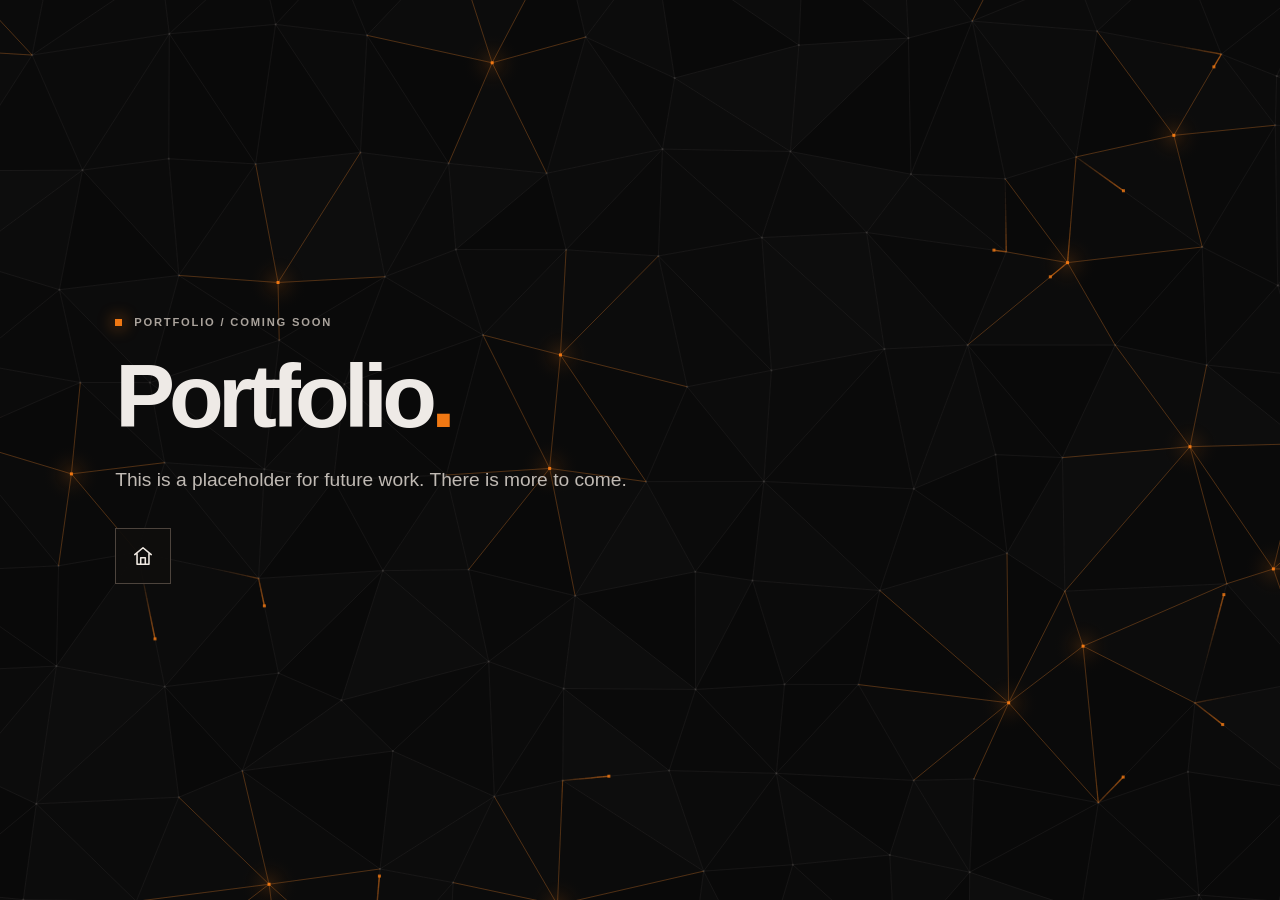
<file: portfolio_placeholder.html>
<!DOCTYPE html>
<html lang="en">
<head>
  <meta charset="UTF-8">
  <meta name="viewport" content="width=device-width, initial-scale=1, viewport-fit=cover">
  <meta name="color-scheme" content="dark">
  <title>Portfolio placeholder | Felipe Gomes</title>
  <link rel="stylesheet" href="main_placeholder.css">
</head>
<body>
  <canvas id="grid" aria-hidden="true"></canvas>
  <main class="portfolio">
    <div class="placeholder-content">
      <p class="eyebrow"><span class="eyebrow-marker" aria-hidden="true"></span> Portfolio / Coming soon</p>
      <h1 id="placeholder-title">Portfolio<span class="title-dot">.</span></h1>
      <p class="intro-description">This is a placeholder for future work. There is more to come.</p>
      <a class="node home-button" href="main_placeholder.html" aria-label="Back to portfolio"><svg viewBox="0 0 24 24" width="22" height="22" aria-hidden="true"><path d="M3 10.5 12 3l9 7.5M5.5 9.5V21h13V9.5M9.5 21v-7h5v7" fill="none" stroke="currentColor" stroke-linecap="round" stroke-linejoin="round" stroke-width="1.7"/></svg></a>
    </div>
  </main>
  <script src="main_placeholder.js"></script>
  <script src="portfolio_placeholder.js"></script>
</body>
</html>
</file>
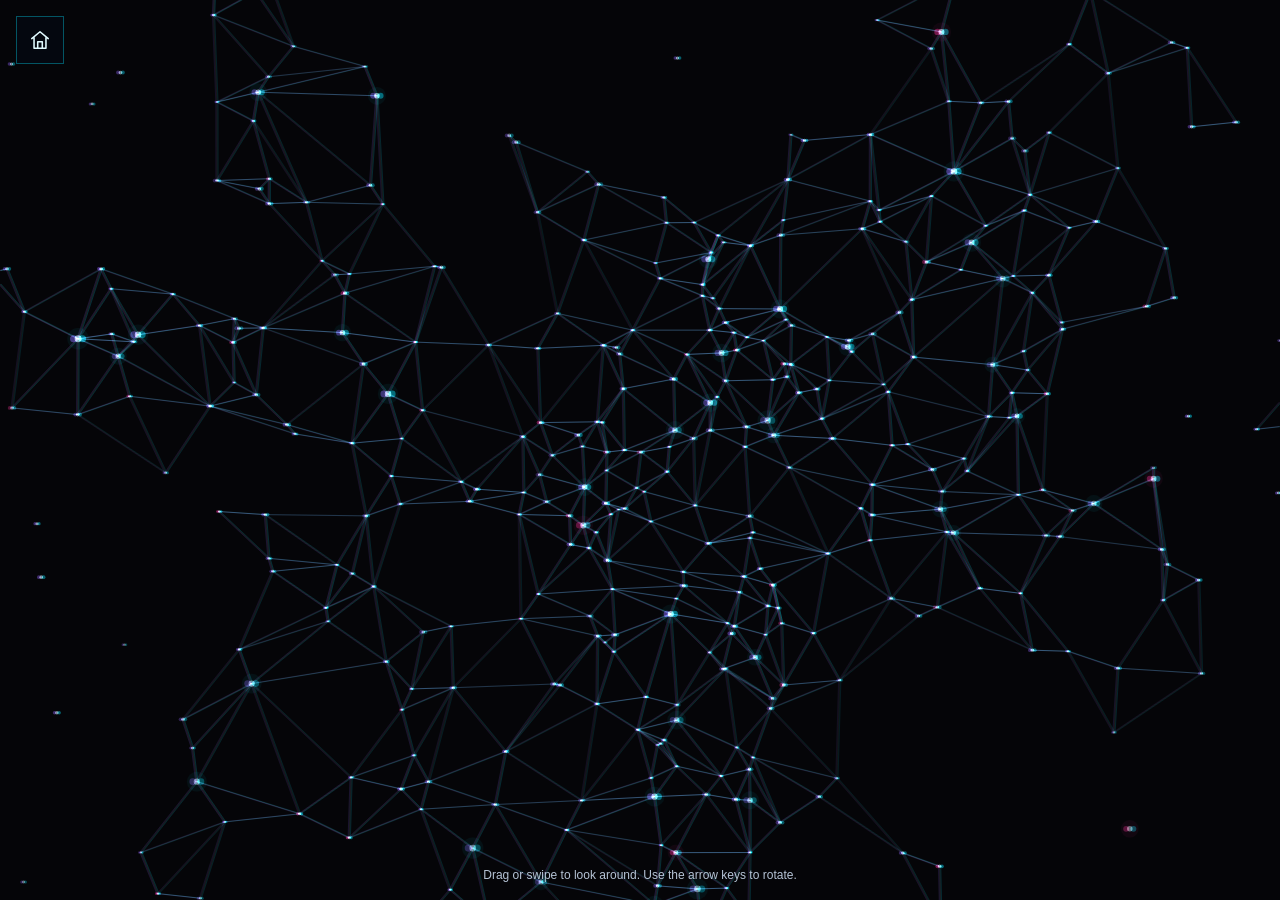
<file: wired_connections.html>
<!DOCTYPE html>
<html lang="en">
<head>
  <meta charset="UTF-8">
  <meta name="viewport" content="width=device-width, initial-scale=1, viewport-fit=cover">
  <meta name="color-scheme" content="dark">
  <title>Wired connections</title>
  <link rel="stylesheet" href="main_placeholder_connect.css">
</head>
<body>
  <canvas id="field" tabindex="0" role="application" aria-label="Interactive network sphere" aria-describedby="sphere-hint"></canvas>
  <a class="sky-home" href="index.html#constellation-idea" aria-label="Back to Constellation Idea"><svg viewBox="0 0 24 24" width="22" height="22" aria-hidden="true"><path d="M3 10.5 12 3l9 7.5M5.5 9.5V21h13V9.5M9.5 21v-7h5v7" fill="none" stroke="currentColor" stroke-linecap="round" stroke-linejoin="round" stroke-width="1.7"/></svg></a>
  <p id="sphere-hint">Drag or swipe to look around. Use the arrow keys to rotate.</p>
  <script src="main_placeholder_connect.js"></script>
</body>
</html>
</file>
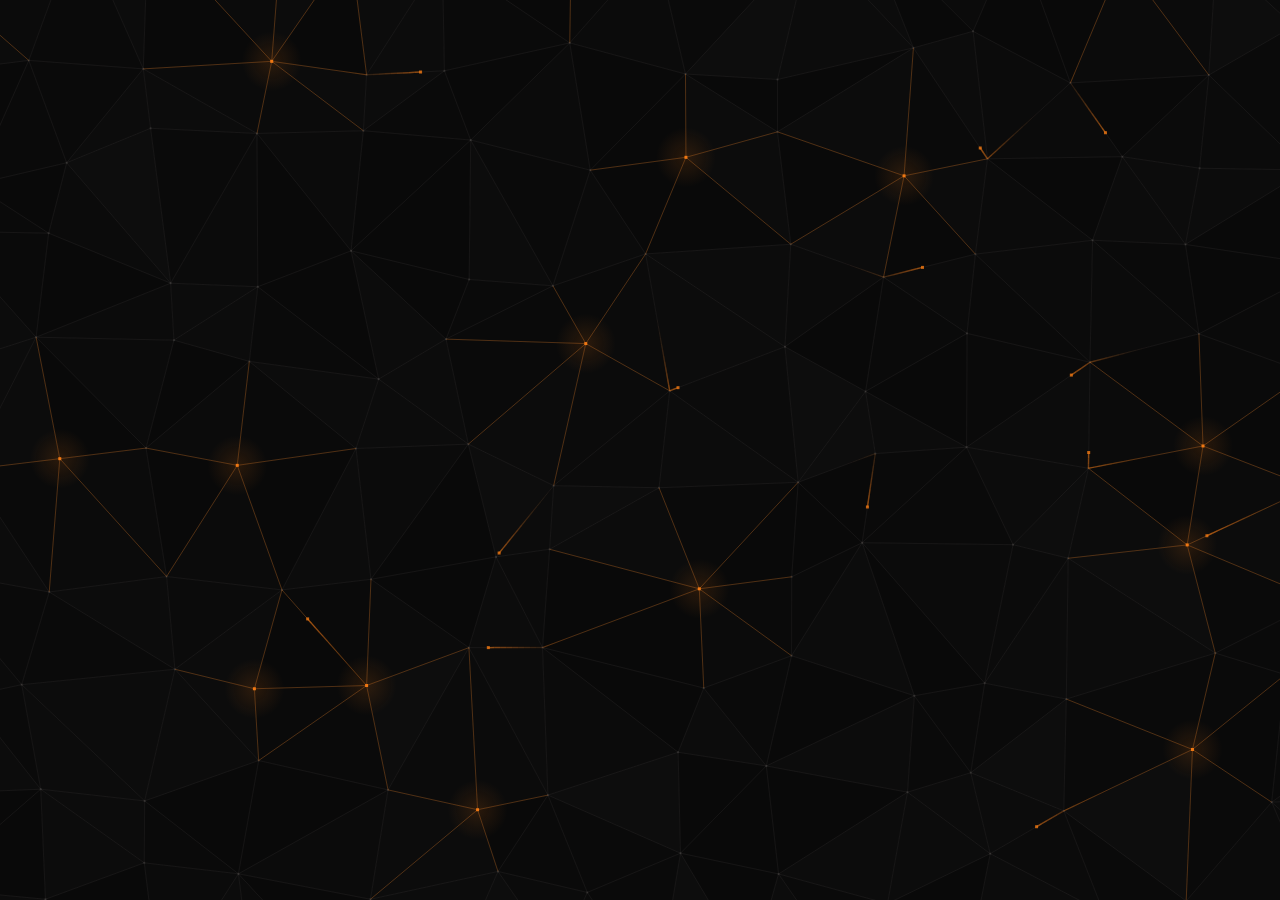
<file: interactive_background/main_placeholder.html>
<!DOCTYPE html>
<html lang="en">
<head>
  <meta charset="UTF-8">
  <meta name="viewport" content="width=device-width, initial-scale=1, viewport-fit=cover">
  <title>Felipe</title>
  <link rel="stylesheet" href="main_placeholder.css">
</head>
<body>
  <canvas id="grid" aria-hidden="true"></canvas>
  <script src="main_placeholder.js"></script>
</body>
</html>
</file>
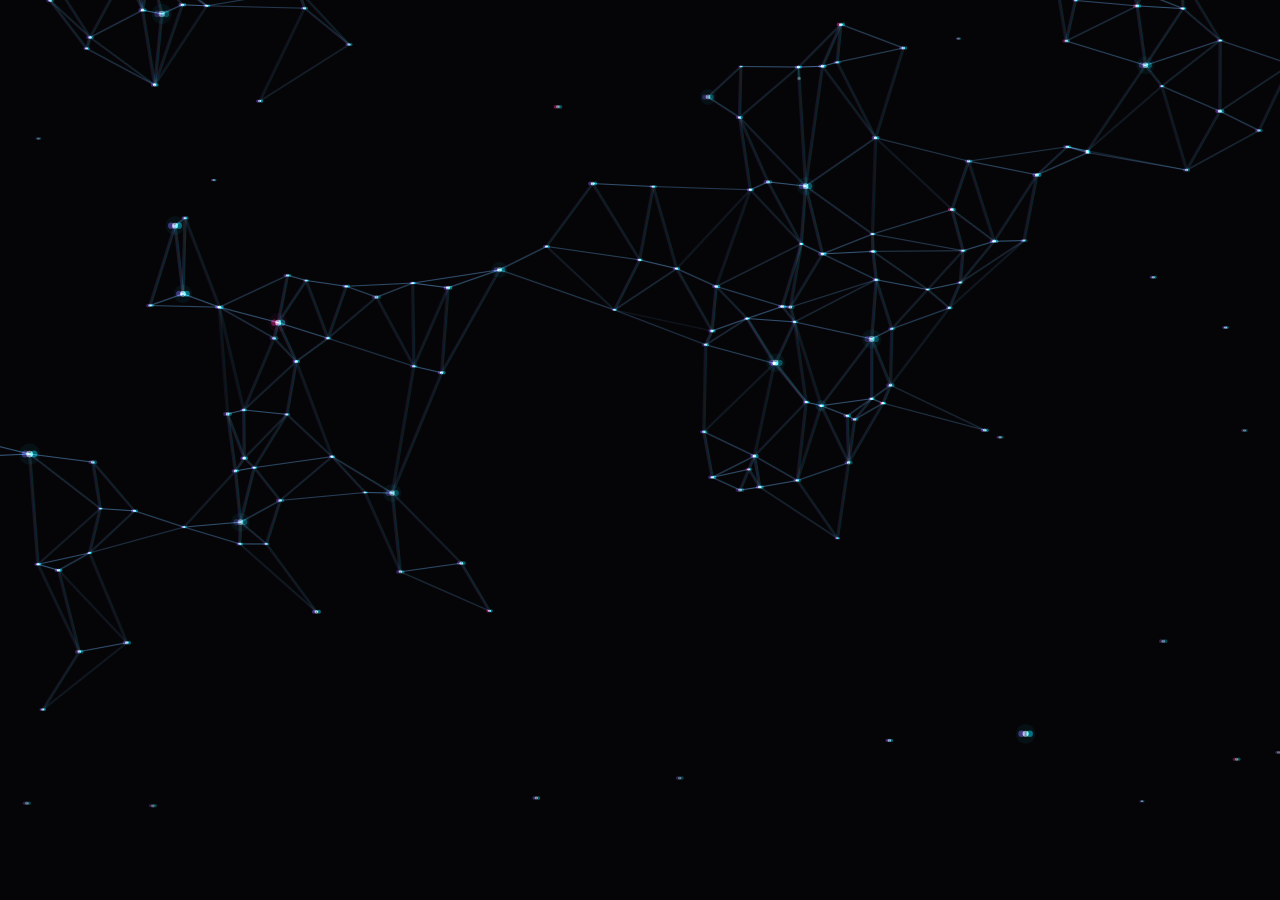
<file: interactive_background/main_placeholder_connect.html>
<!DOCTYPE html>
<html lang="en">
<head>
  <meta charset="UTF-8">
  <meta name="viewport" content="width=device-width, initial-scale=1, viewport-fit=cover">
  <meta name="color-scheme" content="dark">
  <title>Network</title>
  <link rel="stylesheet" href="main_placeholder_connect.css">
</head>
<body>
  <canvas id="field" aria-hidden="true"></canvas>
  <script src="main_placeholder_connect.js"></script>
</body>
</html>
</file>
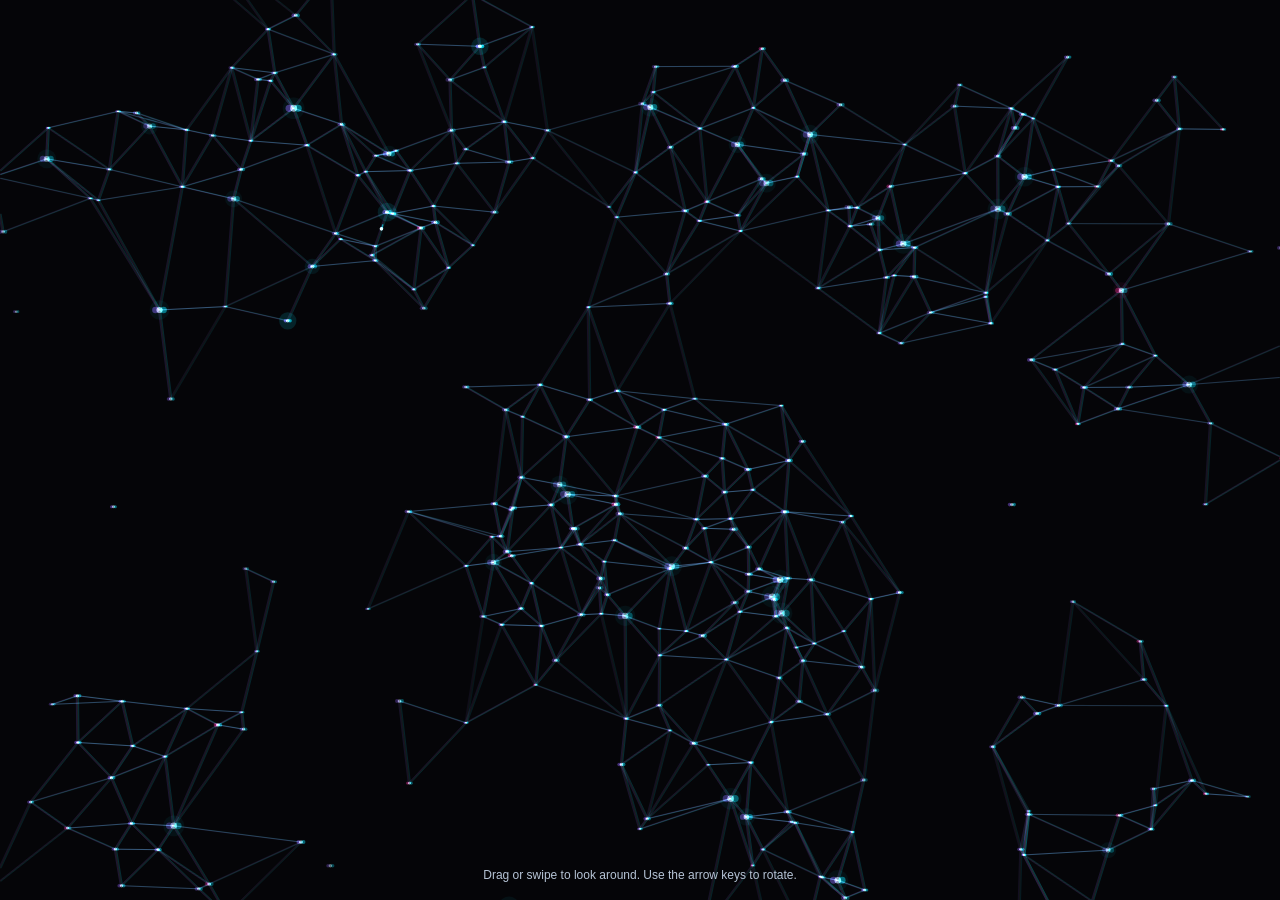
<file: prototype/main_placeholder_connect.html>
<!DOCTYPE html>
<html lang="en">
<head>
  <meta charset="UTF-8">
  <meta name="viewport" content="width=device-width, initial-scale=1, viewport-fit=cover">
  <meta name="color-scheme" content="dark">
  <title>Network</title>
  <link rel="stylesheet" href="../main_placeholder_connect.css">
</head>
<body>
  <canvas id="field" tabindex="0" role="application" aria-label="Interactive network sphere" aria-describedby="sphere-hint"></canvas>
  <p id="sphere-hint">Drag or swipe to look around. Use the arrow keys to rotate.</p>
  <script src="../main_placeholder_connect.js"></script>
</body>
</html>
</file>
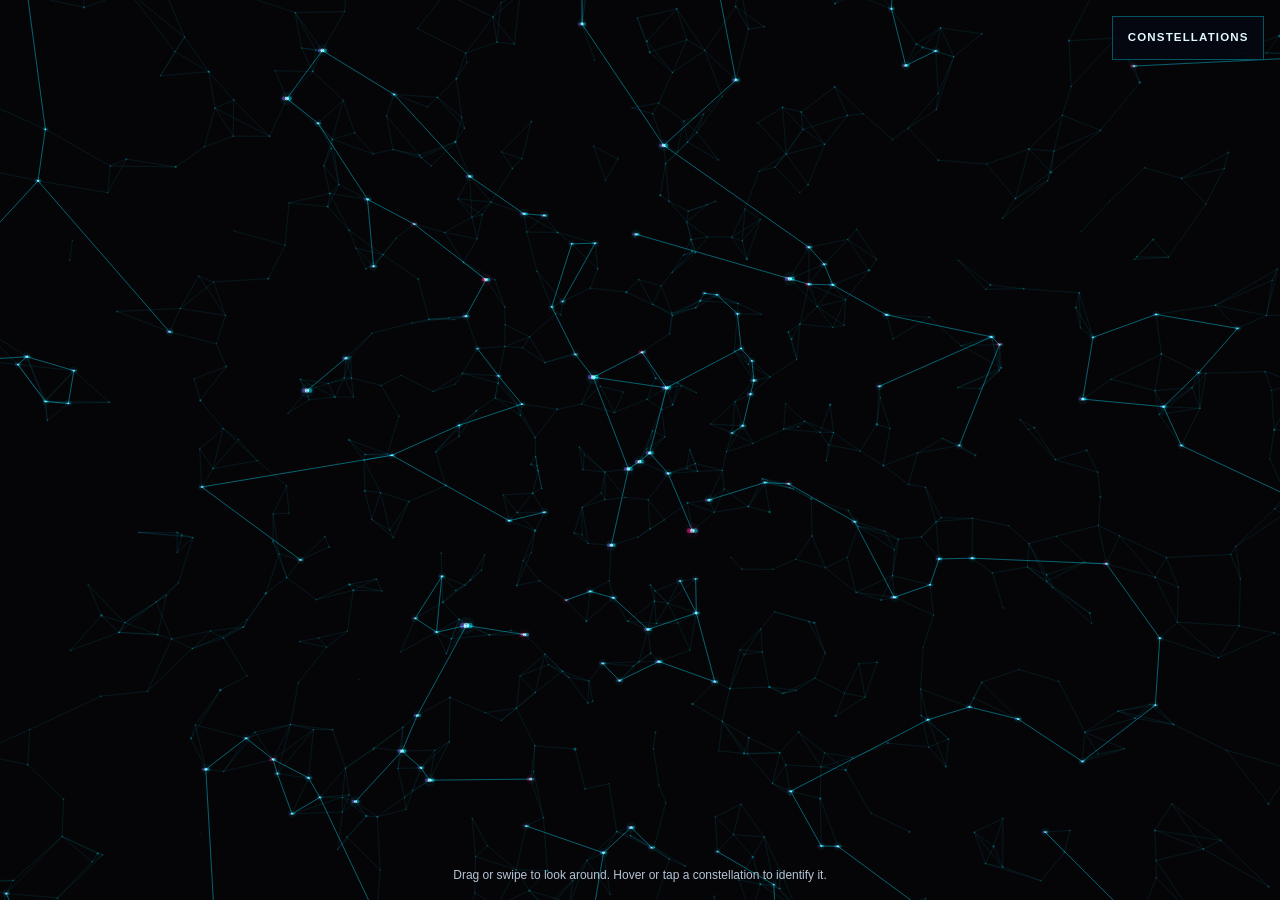
<file: prototype/main_placeholder_constellations.html>
<!DOCTYPE html>
<html lang="en">
<head>
  <meta charset="UTF-8">
  <meta name="viewport" content="width=device-width, initial-scale=1, viewport-fit=cover">
  <meta name="color-scheme" content="dark">
  <title>Constellation sphere</title>
  <link rel="stylesheet" href="../main_placeholder_connect.css">
</head>
<body data-sky="constellations">
  <canvas id="field" tabindex="0" role="application" aria-label="Interactive constellation sphere" aria-describedby="sphere-hint"></canvas>
  <p id="constellation-info" role="status" aria-live="polite"></p>
  <button id="constellation-list-toggle" type="button" aria-expanded="false" aria-controls="constellation-list-panel">Constellations</button>
  <section id="constellation-list-panel" class="sky-panel" aria-label="Constellations" aria-hidden="true" inert>
    <div class="sky-panel-heading">
      <div><p class="sky-eyebrow">Explore the sky</p><h2>Constellations</h2></div>
      <button class="sky-close" id="constellation-list-close" type="button" aria-label="Close constellation list">&times;</button>
    </div>
    <p class="sky-panel-note">Choose a figure to look towards it.</p>
    <div id="constellation-list"></div>
  </section>
  <section id="constellation-details" class="sky-panel" aria-labelledby="constellation-details-name" aria-hidden="true" inert>
    <div class="sky-panel-heading">
      <div><p class="sky-eyebrow">Constellation</p><h2 id="constellation-details-name"></h2></div>
      <button class="sky-close" id="constellation-details-close" type="button" aria-label="Close constellation details">&times;</button>
    </div>
    <dl id="constellation-details-facts"></dl>
  </section>
  <p id="sphere-hint">Drag or swipe to look around. <span class="sky-hover-hint">Hover or tap</span><span class="sky-touch-hint">Tap</span> a constellation to identify it.</p>
  <p id="sky-error" role="alert" hidden>Unable to load the constellation data.</p>
  <script src="../constellation_data.js"></script>
  <script src="../constellation_facts.js"></script>
  <script src="../constellation_distances.js"></script>
  <script src="../main_placeholder_connect.js"></script>
</body>
</html>
</file>
<file: main_placeholder.css>
:root {
  color-scheme: dark;
  font-family: Arial, sans-serif;
  background: #080808;
  color: #eeeae6;
}

* { box-sizing: border-box; }

html, body {
  margin: 0;
  min-height: 100%;
}

html { overflow-x: clip; }

body {
  background: #080808;
  container-type: inline-size;
  -webkit-user-select: none;
  user-select: none;
}

#grid {
  position: fixed;
  inset: 0;
  width: 100%;
  height: 100%;
  display: block;
}

.portfolio {
  position: relative;
  min-height: 100vh;
  min-height: 100svh;
  display: flex;
  align-items: center;
  padding: 72px clamp(24px, 9vw, 150px);
  pointer-events: none;
}

.portfolio-content {
  width: 100%;
  max-width: 1500px;
  margin-inline: auto;
  display: grid;
  grid-template-columns: repeat(2, minmax(0, 1fr));
  column-gap: clamp(40px, 6vw, 100px);
  align-items: start;
}
.portfolio-content[hidden], .placeholder-content[hidden] { display: none; }

.intro, .explore, .footer-note, .placeholder-content {
  pointer-events: auto;
}

.intro { max-width: 700px; }

.eyebrow, .section-label, .footer-note {
  color: #aaa39c;
  font-size: 0.7rem;
  font-weight: 700;
  letter-spacing: 0.16em;
  text-transform: uppercase;
}

.eyebrow {
  display: flex;
  align-items: center;
  gap: 12px;
  margin: 0 0 25px;
}

.eyebrow-marker {
  width: 7px;
  height: 7px;
  background: #f07813;
  box-shadow: 0 0 16px #f07813;
}

h1 {
  margin: 0;
  font-size: clamp(3.2rem, 8vw, 7rem);
  line-height: 0.98;
  letter-spacing: -0.065em;
}

h1 > .surname, h1 > #section-name { color: #b7b0aa; }
h1 .title-dot { color: #f07813; }

.intro-description {
  max-width: 580px;
  margin: 24px 0 0;
  color: #c0bab4;
  font-size: clamp(1rem, 1.5vw, 1.2rem);
  line-height: 1.6;
}

.skills { margin-top: 37px; }
.section-label { margin: 0 0 15px; }
.section-label > span:not(.glitch-text):not(.screen-reader-text) { color: #827c76; font-weight: 400; }

.skills ul, .section-nodes, .child-nodes {
  list-style: none;
  padding: 0;
  margin: 0;
}

.skills ul { display: flex; flex-wrap: wrap; gap: 8px; }
.skills li {
  padding: 8px 11px;
  border: 1px solid #49433e;
  color: #c4bcb5;
  background: rgba(15, 14, 13, 0.8);
  font-size: 0.75rem;
}
.social-links { margin-top: 32px; }
.social-links ul { display: flex; flex-wrap: wrap; gap: 8px; list-style: none; padding: 0; margin: 0; }
.social-link {
  display: flex;
  align-items: center;
  gap: 12px;
  min-height: 44px;
  padding: 9px 12px;
  border: 1px solid #49433e;
  background: rgba(15, 14, 13, 0.8);
  color: #eeeae6;
  font-size: 0.85rem;
  text-decoration: none;
}
a.social-link:hover, a.social-link:focus-visible { border-color: #f07813; background: #21170f; }
a.social-link:focus-visible { outline: 2px solid #ffad63; outline-offset: 4px; }
.social-icon { width: 20px; height: 20px; flex: 0 0 20px; color: #f07813; }
.social-letters { font-size: 1rem; font-weight: 700; text-align: center; }
.social-unavailable { color: #aaa39c; }

.explore { margin-top: 48px; }
.section-nodes {
  display: flex;
  flex-direction: column;
  align-items: flex-start;
  gap: 12px;
  min-height: 390px;
}

.section-nodes > li { position: relative; }
.section-nodes > li:not(:last-child)::after {
  position: absolute;
  top: 100%;
  left: 24px;
  height: 12px;
  border-left: 1px solid #625344;
  content: "";
}

.node {
  display: inline-flex;
  align-items: center;
  gap: 12px;
  width: 190px;
  max-width: 100%;
  min-height: 56px;
  padding: 0 18px;
  border: 1px solid #4d443d;
  background: rgba(15, 14, 13, 0.92);
  color: #f0e9e2;
  font: inherit;
  font-size: 1rem;
  font-weight: 700;
  text-decoration: none;
  cursor: pointer;
  transition: border-color 160ms ease, color 160ms ease, background 160ms ease;
}

.node:hover, .node:focus-visible {
  border-color: #f07813;
  background: #21170f;
  color: #fff;
}

.node:focus-visible { outline: 2px solid #ffad63; outline-offset: 4px; }
.home-button { width: 56px; padding: 0; justify-content: center; flex: none; }
.node-marker {
  width: 8px;
  height: 8px;
  flex: 0 0 8px;
  border: 1px solid #f07813;
  background: #f07813;
  box-shadow: 0 0 12px rgba(240, 120, 19, 0.6);
}
.node-arrow { margin-left: auto; color: #f07813; font-size: 0.85rem; }
.node-plus { width: 10px; height: 10px; position: relative; margin-left: auto; }
.node-plus::before, .node-plus::after {
  position: absolute;
  top: 4px;
  left: 0;
  width: 10px;
  border-top: 1px solid #f07813;
  content: "";
}
.node-plus::after { transform: rotate(90deg); }
.node-toggle[aria-expanded="true"] .node-plus::after { transform: none; }

.child-branch {
  display: grid;
  position: relative;
  grid-template-rows: 1fr;
  opacity: 1;
  transition: grid-template-rows 300ms ease, opacity 300ms ease;
}
.section-nodes > li:not(:last-child) > .child-branch::before {
  position: absolute;
  top: 0;
  bottom: 0;
  left: 24px;
  border-left: 1px solid #625344;
  content: "";
}
.node-toggle[aria-expanded="false"] + .child-branch {
  grid-template-rows: 0fr;
  opacity: 0;
}
.child-nodes {
  position: relative;
  min-height: 0;
  overflow: hidden;
  margin: 0 0 0 24px;
  padding: 0 0 0 20px;
}
.child-nodes::before {
  position: absolute;
  top: 0;
  left: 0;
  height: 39px;
  border-left: 1px solid #625344;
  content: "";
}
.child-nodes li { position: relative; margin-bottom: 8px; }
.child-nodes li:first-child { margin-top: 14px; }
.child-nodes li:last-child { margin-bottom: 0; }
.child-nodes li:not(:last-child)::after {
  position: absolute;
  top: 25px;
  left: -20px;
  height: calc(100% + 8px);
  border-left: 1px solid #625344;
  content: "";
}
.child-nodes li::before {
  position: absolute;
  top: 25px;
  right: 100%;
  width: 20px;
  border-top: 1px solid #625344;
  content: "";
}
.child-node { width: 170px; min-height: 50px; font-size: 0.9rem; }
#prototype-nodes .child-node { width: 220px; }
.child-node .node-marker { width: 6px; height: 6px; flex-basis: 6px; background: transparent; }

.footer-note { grid-column: 1 / -1; margin: 54px 0 0; color: #99918a; line-height: 1.6; }
.footer-note > span:not(.glitch-text):not(.screen-reader-text) { color: #f07813; padding: 0 5px; }
.placeholder-content { max-width: 660px; }
.placeholder-content h1 { font-size: clamp(3rem, 7vw, 6rem); }
.placeholder-content .node { margin-top: 32px; }

@media (min-width: 901px) {
  .explore { justify-self: end; width: min(100%, 480px); }
  .section-nodes > li { width: min(100%, 480px); }
  .section-nodes > li > .node { width: 100%; }
  .child-node { width: 100%; }
}

.screen-reader-text {
  position: absolute;
  width: 1px;
  height: 1px;
  padding: 0;
  margin: -1px;
  overflow: hidden;
  clip: rect(0, 0, 0, 0);
  white-space: nowrap;
  border: 0;
}

.view-leaving .glitch-char { animation: glitch-fade-out 220ms steps(1, end) var(--glitch-delay) both; }
.view-entering .glitch-char { animation: glitch-fade-in 220ms steps(1, end) var(--glitch-delay) both; }
.view-leaving .node, .view-leaving .skills li,
.view-entering .node, .view-entering .skills li {
  animation: glitch-frame 420ms steps(1, end) both;
}
.view-leaving .node-marker, .view-leaving .node-plus, .view-leaving .eyebrow-marker {
  animation: glitch-fade-out 220ms steps(1, end) 80ms both;
}
.view-entering .node-marker, .view-entering .node-plus, .view-entering .eyebrow-marker {
  animation: glitch-fade-in 220ms steps(1, end) 80ms both;
}
.portfolio-content, .placeholder-content { position: relative; }
.view-leaving::after, .view-entering::after {
  position: absolute;
  inset: 0;
  pointer-events: none;
  content: "";
  background:
    linear-gradient(90deg, transparent 4%, #37c6ff 20%, transparent 42%) 0 18% / 100% 2px no-repeat,
    linear-gradient(90deg, transparent 35%, #f05ada 63%, transparent 78%) 0 45% / 100% 3px no-repeat,
    linear-gradient(90deg, transparent 12%, #f07813 38%, transparent 60%) 0 72% / 100% 2px no-repeat;
  animation: glitch-streaks 420ms steps(1, end) both;
}
@keyframes glitch-fade-out {
  0% { opacity: 1; }
  25% { opacity: 0.25; }
  45% { opacity: 0.8; }
  70%, 100% { opacity: 0; }
}
@keyframes glitch-fade-in {
  0% { opacity: 0; }
  30% { opacity: 0.7; }
  50% { opacity: 0.15; }
  75%, 100% { opacity: 1; }
}
@keyframes glitch-frame {
  0%, 100% { border-color: #4d443d; }
  25% { border-color: #37c6ff; }
  50% { border-color: transparent; background: transparent; }
  75% { border-color: #f05ada; }
}
@keyframes glitch-streaks {
  0%, 20%, 55%, 100% { opacity: 0; }
  25%, 65% { opacity: 0.7; }
  40%, 80% { opacity: 0.2; }
}

@media (max-width: 900px) {
  .portfolio-content { grid-template-columns: 1fr; }
}

@media (max-width: 600px) {
  .portfolio { align-items: flex-start; padding: 68px 24px 48px; }
  .portfolio:has(.games-view:not([hidden])) { padding-top: 24px; padding-bottom: 20px; }
  .footer-note { margin-top: 40px; }
}

@media (prefers-reduced-motion: reduce) {
  .node, .child-branch { transition: none; }
  .view-leaving *, .view-entering *, .view-leaving::after, .view-entering::after { animation: none; }
}
</file>
<file: portfolio_games.css>
.games-view, .project-view {
  position: relative;
  width: 100%;
  max-width: 1500px;
  min-width: 0;
  margin: 0 auto;
  pointer-events: auto;
  --game-card-width: min(65vw, 760px);
}

.games-view[hidden], .project-view[hidden], .game-details[hidden], .page-error[hidden] { display: none; }
.games-header { display: flex; justify-content: space-between; align-items: flex-start; gap: 24px; }
.games-header h1 { font-size: clamp(3rem, 6vw, 5.5rem); }
.carousel-section { margin-top: 40px; }
.carousel-frame {
  position: relative;
  left: 50%;
  width: 100vw;
  width: 100cqw;
  transform: translateX(-50%);
}
.carousel-viewport {
  overflow-x: auto;
  overscroll-behavior-x: contain;
  scroll-snap-type: x mandatory;
  scrollbar-width: none;
  cursor: grab;
  touch-action: pan-x pan-y;
}
.carousel-viewport::-webkit-scrollbar { display: none; }
.carousel-viewport.is-dragging, .carousel-viewport.is-centering { scroll-snap-type: none; }
.carousel-viewport.is-dragging { cursor: grabbing; user-select: none; }
.carousel-track {
  display: flex;
  gap: clamp(16px, 3vw, 36px);
  width: max-content;
  min-width: 100%;
  padding: 6px max(0px, (100% - var(--game-card-width)) / 2);
}
.game-card {
  flex: none;
  width: var(--game-card-width);
  padding: 0 0 10px;
  border: 0;
  background: transparent;
  color: #eeeae6;
  font: inherit;
  text-align: left;
  scroll-snap-align: center;
  cursor: pointer;
}
.game-card:focus-visible, .carousel-viewport:focus-visible,
.details-close:focus-visible, .play-link:focus-visible {
  outline: 2px solid #ffad63;
  outline-offset: 4px;
}
.game-card img {
  display: block;
  width: 100%;
  aspect-ratio: 16 / 9;
  object-fit: contain;
  border: 1px solid #625344;
  background: #101010;
  pointer-events: none;
}
.card-title, .card-description { display: block; }
.card-title { margin-top: 20px; font-size: clamp(1.4rem, 3vw, 2.2rem); font-weight: 700; }
.card-description {
  display: -webkit-box;
  overflow: hidden;
  -webkit-box-orient: vertical;
  -webkit-line-clamp: 2;
  margin-top: 8px;
  color: #c0bab4;
  line-height: 1.5;
}
.carousel-status { position: absolute; width: 1px; height: 1px; overflow: hidden; clip: rect(0, 0, 0, 0); }
.carousel-hint { color: #aaa39c; font-size: 0.8rem; line-height: 1.5; transition: opacity 220ms ease; }
.carousel-hint.is-browsing { opacity: 0; }
.page-error { color: #ffb1a3; }
.games-view .footer-note { margin-top: 30px; }
.project-layout {
  display: grid;
  grid-template-columns: repeat(2, minmax(0, 1fr));
  gap: clamp(32px, 6vw, 100px);
  margin-top: clamp(48px, 8vh, 90px);
  align-items: start;
}
.project-layout[hidden] { display: none; }
.project-copy .intro-description { margin-top: 0; white-space: pre-line; }
.project-copy .intro-description > p { margin: 0 0 1em; }
.project-copy .intro-description > p:last-child { margin-bottom: 0; }
.project-copy .intro-description a { color: #ffad63; }
.project-copy .intro-description a:hover { color: #fff; }
.project-layout.gallery-only { grid-template-columns: minmax(0, 760px); }
.project-image-grid { display: grid; grid-template-columns: repeat(2, minmax(0, 1fr)); gap: 12px; }
.project-image-grid button {
  padding: 0;
  border: 1px solid #625344;
  background: #101010;
  cursor: pointer;
}
.project-image-grid button:hover { border-color: #f07813; }
.project-image-grid button:focus-visible, .project-image-close:focus-visible { outline: 2px solid #ffad63; outline-offset: 4px; }
.project-image-grid img { display: block; width: 100%; aspect-ratio: 16 / 9; object-fit: contain; }
.project-image-dialog {
  max-width: min(90vw, 1000px);
  max-height: 90vh;
  padding: 12px;
  border: 1px solid #625344;
  background: #10100f;
  color: #eeeae6;
}
.project-image-dialog::backdrop { background: rgba(0, 0, 0, 0.8); }
.project-image-dialog img { display: block; max-width: 100%; max-height: calc(90vh - 84px); margin: auto; object-fit: contain; }
.project-image-close { margin-bottom: 12px; }
.video-frame {
  display: grid;
  width: 100%;
  aspect-ratio: 16 / 9;
  place-items: center;
  border: 1px solid #625344;
  background: rgba(15, 14, 13, 0.94);
  color: #c0bab4;
  text-align: center;
}
.video-frame p { padding: 20px; line-height: 1.5; }
.video-frame iframe { width: 100%; height: 100%; border: 0; }
.video-fallback { position: relative; display: grid; width: 100%; height: 100%; place-items: center; color: #fff; text-decoration: none; }
.video-fallback img { position: absolute; width: 100%; height: 100%; object-fit: cover; }
.video-fallback span { position: relative; padding: 12px 16px; background: rgba(0, 0, 0, 0.85); border: 1px solid #f07813; }
.video-fallback:focus-visible { outline: 2px solid #ffad63; outline-offset: 4px; }
.project-view .footer-note { margin-top: 54px; }

.game-details {
  position: fixed;
  z-index: 10;
  inset: 0;
  display: flex;
  overflow-y: auto;
  overscroll-behavior: contain;
  padding: clamp(16px, 3vw, 36px);
  background: rgba(0, 0, 0, 0.72);
}
body.has-open-details { overflow: hidden; }
.details-panel {
  width: min(100%, 1200px);
  margin: auto;
  padding: clamp(20px, 3vw, 40px);
  border: 1px solid #625344;
  background: #10100f;
  box-shadow: 0 24px 80px rgba(0, 0, 0, 0.55);
}
.details-close {
  display: block;
  width: 48px;
  height: 48px;
  margin-left: auto;
  border: 1px solid #625344;
  background: #171513;
  color: #eeeae6;
  font-size: 1.7rem;
  cursor: pointer;
}
.details-close:hover, .play-link:hover { border-color: #f07813; }
.details-layout { display: grid; grid-template-columns: minmax(0, 1fr) minmax(0, 0.65fr); gap: clamp(24px, 5vw, 72px); }
.details-copy h2 { margin: 0; font-size: clamp(2rem, 4vw, 3.5rem); }
.details-description { color: #c0bab4; line-height: 1.7; white-space: pre-line; }
.play-link {
  display: inline-flex;
  padding: 16px 20px;
  border: 1px solid #625344;
  color: #eeeae6;
  font-weight: 700;
  text-decoration: none;
}
.details-gallery h3 { margin-top: 0; }
.game-grid { display: grid; gap: 12px; }
.game-grid img, .image-placeholder { display: block; width: 100%; aspect-ratio: 16 / 9; object-fit: cover; }
.image-placeholder { display: grid; place-items: center; padding: 16px; background: #fff; color: #444; text-align: center; }
.view-entering .game-card { animation: game-fade-in 420ms ease both; }
.view-leaving .game-card { animation: game-fade-out 420ms ease both; }
@keyframes game-fade-in { from { opacity: 0; } to { opacity: 1; } }
@keyframes game-fade-out { from { opacity: 1; } to { opacity: 0; } }

@media (max-width: 600px) {
  .games-view {
    display: flex;
    flex-direction: column;
    min-height: calc(100svh - 44px);
    --game-card-width: min(82vw, 42svh);
  }
  .games-header { flex-direction: column; gap: 12px; }
  .games-header .eyebrow { margin-bottom: 12px; }
  .games-header h1 { font-size: 2.7rem; }
  .carousel-section { margin-top: auto; padding-top: 14px; }
  .game-card { padding-bottom: 0; }
  .card-title { margin-top: 10px; font-size: 1.3rem; }
  .card-description { margin-top: 4px; font-size: 0.9rem; line-height: 1.35; }
  .carousel-hint { margin: 10px 0 0; font-size: 0.72rem; }
  .games-view .footer-note { margin: auto 0 0; padding-top: 14px; font-size: 0.6rem; letter-spacing: 0.08em; }
  .details-layout { grid-template-columns: 1fr; }
  .project-layout { grid-template-columns: 1fr; margin-top: 32px; gap: 28px; }
  .project-view .footer-note { margin-top: 40px; }
}

@media (prefers-reduced-motion: reduce) {
  .carousel-hint { transition: none; }
  .view-entering .game-card, .view-leaving .game-card { animation: none; }
}
</file>
<file: constellation_idea.css>
.idea-scroll {
  overflow-x: auto;
  margin-top: clamp(48px, 8vh, 90px);
  padding: 4px 4px 16px;
}

.idea-scroll:focus-visible, .idea-image-link:focus-visible {
  outline: 2px solid #ffad63;
  outline-offset: 3px;
}

.idea-grid {
  display: grid;
  grid-template-columns: repeat(3, minmax(240px, 1fr));
  gap: clamp(20px, 2vw, 36px);
}

.idea-card h2 {
  margin: 0 0 14px;
  color: #eeeae6;
  font-size: 1rem;
  line-height: 1.4;
}

.idea-card img {
  display: block;
  width: 100%;
  aspect-ratio: 16 / 9;
  object-fit: cover;
  border: 1px solid #4d443d;
}

.idea-image-link {
  position: relative;
  display: block;
}

.idea-image-label {
  position: absolute;
  right: 1px;
  bottom: 1px;
  left: 1px;
  padding: 10px 12px;
  background: rgba(15, 14, 13, 0.85);
  color: #eeeae6;
  font-size: 0.85rem;
  text-align: center;
}

.idea-image-link:hover img, .idea-image-link:focus-visible img {
  border-color: #f07813;
}

.idea-card p {
  margin: 16px 0 0;
  color: #c0bab4;
  line-height: 1.6;
}

@media (max-width: 760px) {
  .idea-grid {
    grid-template-columns: repeat(3, minmax(240px, 75vw));
  }

  @media (max-width: 600px) {
    .idea-scroll { margin-top: 32px; }
  }
}

@media (max-width: 760px) and (orientation: portrait) {
  .idea-scroll { overflow-x: visible; }
  .idea-grid { grid-template-columns: minmax(0, 1fr); }
}
</file>
<file: artpage.css>
:root {
  color-scheme: dark;
  font-family: "Trebuchet MS", Arial, sans-serif;
  color: #ffffff;
  background: #1d1d1d;
  font-synthesis: none;
  text-rendering: optimizeLegibility;
  --ink-muted: #808080;
  --surface: #1d1d1d;
  --paper: #ffffff;
  --accent: #FC4C13;
  --slot: clamp(210px, 24vw, 420px);
  --grid-footer-space: clamp(9rem, 18vh, 12rem);
}

* {
  box-sizing: border-box;
}

html,
body {
  width: 100%;
  height: 100%;
  min-width: 320px;
  margin: 0;
  overflow: hidden;
}

body {
  background:
    radial-gradient(ellipse at 50% 45%, rgba(128, 128, 128, 0.12), transparent 55%),
    var(--surface);
}

button {
  color: inherit;
  font: inherit;
}

.atmosphere {
  position: fixed;
  z-index: 0;
  inset: 0;
  overflow: hidden;
  pointer-events: none;
  background: var(--surface);
}

.depth-track {
  display: flex;
  width: max-content;
  height: 100%;
  will-change: transform;
}

.depth-set {
  --slot-size: max(var(--slot), calc(100vw / var(--artwork-count)));
  position: relative;
  width: calc(var(--artwork-count) * var(--slot-size));
  height: 100%;
  flex: none;
}

.depth-art {
  position: absolute;
  top: var(--depth-top);
  left: var(--depth-left);
  width: calc(var(--slot-size) * 0.76);
  max-height: 56vh;
  border: 1px solid rgba(255, 255, 255, 0.18);
  border-radius: 0.35rem;
  object-fit: cover;
  opacity: 0.3;
  filter: blur(9px) grayscale(0.2);
  transform: translate(-50%, -50%) scale(var(--depth-scale));
  box-shadow: 0 16px 52px rgba(0, 0, 0, 0.5);
  pointer-events: none;
}

.atmosphere::after {
  position: absolute;
  inset: 0;
  background: rgba(29, 29, 29, 0.42);
  content: "";
}

.wall-viewport {
  position: fixed;
  z-index: 1;
  inset: 0;
  overflow-x: auto;
  overflow-y: hidden;
  cursor: grab;
  outline: none;
  scrollbar-width: none;
  overscroll-behavior-x: contain;
  touch-action: pan-x;
  -webkit-overflow-scrolling: touch;
}

.wall-viewport::-webkit-scrollbar {
  display: none;
}

body.is-grid-view .atmosphere,
body.is-grid-view .wall-viewport,
body.is-grid-view .wall-controls {
  display: none;
}

.grid-viewport {
  position: fixed;
  z-index: 1;
  inset: 0;
  overflow: auto;
  padding: clamp(5rem, 12vh, 7rem) clamp(4rem, 8vw, 7rem) var(--grid-footer-space);
  overscroll-behavior: contain;
  scrollbar-color: var(--ink-muted) var(--surface);
  -webkit-overflow-scrolling: touch;
}

.art-grid {
  display: grid;
  width: max-content;
  min-width: 100%;
  height: 100%;
  grid-auto-columns: clamp(150px, 20vw, 260px);
  grid-auto-flow: column;
  grid-template-rows: repeat(2, minmax(0, 1fr));
  gap: clamp(0.75rem, 2vw, 1.5rem);
}

.art-card.grid-card {
  position: relative;
  top: auto;
  left: auto;
  display: block;
  width: 100%;
  height: 100%;
  min-height: 0;
  overflow: hidden;
  border: 0;
  border-radius: 0;
  background: transparent;
  transform: none;
  animation: none;
}

.art-card.grid-card img {
  width: 100%;
  height: 100%;
  border: 0;
  border-radius: 0;
  background: transparent;
  box-shadow: none;
  object-fit: contain;
  animation: none;
}

.art-card.grid-card:hover img,
.art-card.grid-card:focus-visible img {
  box-shadow: none;
}

.wall-viewport:focus-visible {
  outline: 2px solid rgba(252, 76, 19, 0.65);
  outline-offset: -4px;
}

.gallery-error {
  position: fixed;
  z-index: 5;
  top: 50%;
  left: 50%;
  max-width: min(28rem, calc(100vw - 2rem));
  margin: 0;
  padding: 1rem 1.25rem;
  transform: translate(-50%, -50%);
  border: 1px solid rgba(128, 128, 128, 0.45);
  border-radius: 0.75rem;
  background: rgba(29, 29, 29, 0.96);
  color: var(--accent);
  text-align: center;
  box-shadow: 0 0.75rem 2rem rgba(0, 0, 0, 0.4);
}

.gallery-error[hidden] {
  display: none;
}

.grid-viewport {
  cursor: grab;
}

.wall-viewport.is-dragging,
.grid-viewport.is-dragging {
  cursor: grabbing;
  user-select: none;
}

.wall-track {
  display: flex;
  width: max-content;
  height: 100%;
}

.wall-set {
  --slot-size: max(var(--slot), calc(100vw / var(--artwork-count)));
  position: relative;
  width: calc(var(--artwork-count) * var(--slot-size));
  height: 100%;
  flex: none;
}

.wall-set::after {
  position: absolute;
  z-index: 1;
  inset: 0;
  background:
    radial-gradient(ellipse at 50% 45%, transparent 30%, rgba(0, 0, 0, 0.26) 100%),
    linear-gradient(180deg, rgba(29, 29, 29, 0.2), transparent 22%, transparent 78%, rgba(29, 29, 29, 0.5));
  content: "";
  pointer-events: none;
}

.art-card {
  position: absolute;
  top: var(--top);
  left: var(--left);
  width: calc(var(--slot-size) * 0.94);
  padding: 0;
  border: 0;
  background: transparent;
  cursor: pointer;
  transform: translate(-50%, -50%) scale(var(--scale));
  -webkit-tap-highlight-color: transparent;
}

@media (min-width: 601px) {
  .wall-set .art-card.is-landscape {
    width: calc(var(--slot-size) * 1.41);
  }
}

.wall-set .art-card::before,
.wall-set .art-card::after {
  position: absolute;
  z-index: 0;
  top: -100vh;
  width: 1px;
  height: calc(100vh + 50%);
  background: rgba(128, 128, 128, 0.55);
  content: "";
  pointer-events: none;
}

.wall-set .art-card::before {
  left: 7%;
}

.wall-set .art-card::after {
  right: 7%;
}

.wall-set .art-clip {
  position: absolute;
  z-index: 0;
  top: -5px;
  width: 14px;
  height: 7px;
  border: 1px solid rgba(255, 255, 255, 0.7);
  border-bottom: 0;
  border-radius: 50% 50% 0 0 / 100% 100% 0 0;
  background: var(--surface);
  pointer-events: none;
  animation: art-float var(--float-duration) ease-in-out infinite alternate;
  animation-delay: var(--float-delay);
}

.wall-set .art-clip-left {
  left: 7%;
  translate: -50% 0;
}

.wall-set .art-clip-right {
  right: 7%;
  translate: 50% 0;
}

.art-card img {
  display: block;
  position: relative;
  z-index: 1;
  width: 100%;
  height: auto;
  border: 1px solid rgba(255, 255, 255, 0.7);
  border-radius: 0.4rem;
  background: var(--surface);
  box-shadow:
    0 24px 58px rgba(0, 0, 0, 0.55),
    0 4px 14px rgba(0, 0, 0, 0.35);
  object-fit: cover;
  pointer-events: none;
  transition: box-shadow 250ms ease;
  animation: art-float var(--float-duration) ease-in-out infinite alternate;
  animation-delay: var(--float-delay);
}

@keyframes art-float {
  from {
    transform: translateY(-7px);
  }

  to {
    transform: translateY(7px);
  }
}

.art-card:hover img,
.art-card:focus-visible img {
  box-shadow:
    0 32px 78px rgba(0, 0, 0, 0.7),
    0 8px 22px rgba(0, 0, 0, 0.45);
}

.art-card:focus-visible {
  outline: 2px solid var(--accent);
  outline-offset: 6px;
}

.icon-button:focus-visible {
  outline: 2px solid var(--accent);
  outline-offset: 6px;
}

.interface {
  position: fixed;
  z-index: 3;
  inset: 0;
  pointer-events: none;
}

.icon-button {
  display: grid;
  width: 2.8rem;
  height: 2.8rem;
  place-items: center;
  border: 1px solid rgba(128, 128, 128, 0.5);
  border-radius: 50%;
  background: rgba(29, 29, 29, 0.9);
  box-shadow: 0 8px 22px rgba(0, 0, 0, 0.4);
  color: var(--paper);
  cursor: pointer;
  pointer-events: auto;
  transition: background 180ms ease, transform 180ms ease;
}

.icon-button:hover {
  background: var(--accent);
  color: var(--surface);
  transform: scale(1.06);
}

.home-link {
  position: absolute;
  top: clamp(1rem, 3vw, 2rem);
  left: clamp(1rem, 3vw, 2rem);
  text-decoration: none;
}

.view-toggle-button {
  position: absolute;
  top: clamp(1rem, 3vw, 2rem);
  right: clamp(1rem, 3vw, 2rem);
  pointer-events: auto;
}

.nsfw-button {
  position: absolute;
  top: clamp(1rem, 3vw, 2rem);
  right: calc(clamp(1rem, 3vw, 2rem) + 3.6rem);
}

.interface.is-image-selected .nsfw-button {
  display: none;
}

.nsfw-dialog {
  max-width: min(26rem, calc(100vw - 2rem));
  padding: 1.6rem;
  border: 1px solid rgba(128, 128, 128, 0.5);
  border-radius: 12px;
  background: var(--surface);
  color: var(--paper);
}

.nsfw-dialog::backdrop {
  background: rgba(0, 0, 0, 0.75);
}

.nsfw-dialog h2 {
  margin: 0 0 0.8rem;
}

.nsfw-dialog p {
  margin: 0 0 0.8rem;
  line-height: 1.5;
}

.nsfw-actions {
  display: flex;
  flex-wrap: wrap;
  gap: 0.7rem;
  margin-top: 1rem;
}

.nsfw-choice {
  padding: 0.6rem 1.1rem;
  border: 1px solid rgba(128, 128, 128, 0.5);
  border-radius: 999px;
  background: transparent;
  color: var(--paper);
  font: inherit;
  cursor: pointer;
}

.nsfw-choice:hover,
.nsfw-choice:focus-visible {
  background: var(--accent);
  color: var(--surface);
  outline: none;
}

.view-toggle-button svg[hidden] {
  display: none;
}

.interface.is-image-selected .view-toggle-button {
  display: none;
}

.wall-controls {
  position: absolute;
  top: 50%;
  right: clamp(0.85rem, 3vw, 2rem);
  left: clamp(0.85rem, 3vw, 2rem);
  display: flex;
  justify-content: space-between;
  transform: translateY(-50%);
}

.gallery-hint {
  position: absolute;
  left: 50%;
  width: max-content;
  max-width: calc(100% - 2rem);
  bottom: clamp(10rem, 18vh, 12rem);
  margin: 0;
  padding: 0.45rem 0.8rem;
  border-radius: 0.5rem;
  background: rgba(29, 29, 29, 0.2);
  backdrop-filter: blur(8px);
  transform: translateX(-50%);
  color: rgba(255, 255, 255, 0.75);
  font-size: clamp(0.68rem, 1.6vw, 0.8rem);
  letter-spacing: 0.015em;
  line-height: 1.5;
  text-align: center;
  text-wrap: balance;
  opacity: 1;
  visibility: visible;
  transition: opacity 220ms ease, visibility 220ms ease;
}

.interface.is-browsing .gallery-hint {
  opacity: 0;
  visibility: hidden;
}

body.is-grid-view .gallery-hint {
  bottom: calc(var(--grid-footer-space) - 2rem);
}

body.is-grid-view:not(.has-grid-overflow) .gallery-hint {
  display: none;
}

.copyright {
  position: absolute;
  bottom: 0.45rem;
  left: 50%;
  width: min(1120px, calc(100% - 2rem));
  max-height: min(16vh, 9rem);
  padding: 0.35rem 0.65rem;
  overflow-y: auto;
  border-radius: 0.5rem;
  background: rgba(29, 29, 29, 0.82);
  backdrop-filter: blur(8px);
  transform: translateX(-50%);
  margin: 0;
  color: var(--paper);
  font-size: 0.62rem;
  line-height: 1.4;
  text-align: center;
}

.copyright p {
  margin: 0.2rem 0;
}

.image-dialog {
  position: fixed;
  inset: 0;
  width: 100%;
  max-width: none;
  height: 100%;
  max-height: none;
  margin: 0;
  padding: 0;
  overflow: hidden;
  border: 0;
  background: transparent;
  color: var(--paper);
}

.image-dialog::backdrop {
  background: rgba(0, 0, 0, 0.72);
  backdrop-filter: blur(3px);
}

.modal-card {
  position: absolute;
  top: 50%;
  left: 50%;
  transform: translate(-50%, -50%);
  perspective: 1600px;
  -webkit-perspective: 1600px;
  cursor: pointer;
  touch-action: manipulation;
  -webkit-tap-highlight-color: transparent;
}

.modal-flipper {
  position: relative;
  transform-style: preserve-3d;
  -webkit-transform-style: preserve-3d;
  transition: transform 0.6s ease;
}

.modal-flipper.no-transition {
  transition: none;
}

.image-dialog[open] .modal-card {
  animation: modal-fade-in 220ms ease;
}

@keyframes modal-fade-in {
  from {
    opacity: 0;
  }
}

.modal-card.is-flipped .modal-flipper {
  transform: rotateY(180deg);
}

.modal-art {
  display: block;
  width: auto;
  height: auto;
  max-width: 92vw;
  max-height: 92vh;
  border-radius: 0.35rem;
  box-shadow: 0 24px 80px rgba(0, 0, 0, 0.65);
  backface-visibility: hidden;
  -webkit-backface-visibility: hidden;
}

.modal-back {
  position: absolute;
  inset: 0;
  display: flex;
  flex-direction: column;
  justify-content: center;
  gap: 1rem;
  padding: clamp(1.25rem, 5vw, 3rem);
  overflow: auto;
  border-radius: 0.35rem;
  background: var(--surface);
  color: var(--paper);
  box-shadow: 0 24px 80px rgba(0, 0, 0, 0.65);
  backface-visibility: hidden;
  -webkit-backface-visibility: hidden;
  transform: rotateY(180deg);
}

.modal-back h2 {
  margin: 0;
  color: #fc4c13;
}

.modal-back p {
  margin: 0;
  line-height: 1.6;
}

.modal-signature {
  position: absolute;
  right: 1rem;
  bottom: 1rem;
  width: 8%;
  height: auto;
  object-fit: contain;
  filter: url(#signatureColor);
  pointer-events: none;
}

html,
body,
.interface,
.modal-card,
.art-card,
.icon-button {
  -webkit-user-select: none;
  user-select: none;
  -webkit-touch-callout: none;
}

img {
  -webkit-user-drag: none;
}

.modal-close {
  position: absolute;
  z-index: 1;
  top: clamp(1rem, 3vw, 2rem);
  right: clamp(1rem, 3vw, 2rem);
}

.modal-navigation {
  position: absolute;
  bottom: clamp(1.5rem, 4vh, 2.5rem);
  right: clamp(1rem, 3vw, 2rem);
  left: clamp(1rem, 3vw, 2rem);
  display: flex;
  justify-content: space-between;
  pointer-events: none;
}

.modal-navigation .icon-button {
  pointer-events: auto;
}

.flip-hint {
  position: absolute;
  top: 50%;
  left: 50%;
  width: max-content;
  max-width: calc(100% - 7rem);
  margin: 0;
  padding: 0.45rem 0.8rem;
  border-radius: 0.5rem;
  background: rgba(29, 29, 29, 0.2);
  backdrop-filter: blur(8px);
  color: rgba(255, 255, 255, 0.75);
  font-size: 0.78rem;
  text-align: center;
  transform: translate(-50%, -50%);
  pointer-events: none;
}

@media (max-width: 600px) {
  :root {
    --grid-footer-space: 8.5rem;
  }

  .grid-viewport {
    padding: 5rem 3rem var(--grid-footer-space);
  }

  .art-grid {
    grid-auto-columns: clamp(130px, 38vw, 180px);
    gap: 0.75rem;
  }

  .depth-set {
    --slot-size: 100vw;
    width: calc(var(--artwork-count) * 100vw);
  }

  .depth-art {
    width: 68vw;
    max-height: 40vh;
  }

  .wall-viewport {
    scroll-snap-type: x mandatory;
  }

  .art-card {
    scroll-snap-align: center;
    scroll-snap-stop: always;
  }

  .wall-set {
    width: calc(var(--artwork-count) * 100vw);
  }

  .art-card {
    width: min(94vw, 520px);
    top: 50%;
    left: var(--mobile-left);
    transform: translate(-50%, -50%) scale(var(--mobile-scale));
  }

  .art-card img,
  .wall-set .art-clip {
    animation: none;
  }

  .wall-controls {
    top: 50%;
    right: 1rem;
    bottom: auto;
    left: 1rem;
    transform: translateY(-50%);
  }

  .wall-controls .icon-button {
    width: 2.5rem;
    height: 2.5rem;
  }

  .gallery-hint {
    bottom: calc(18vh + 0.75rem);
    max-width: min(34rem, calc(100% - 2rem));
  }

  .copyright {
    max-height: 18vh;
    font-size: 0.57rem;
  }

  .modal-art {
    max-width: 94vw;
    max-height: 76vh;
  }

  .modal-navigation {
    bottom: max(1.5rem, calc(env(safe-area-inset-bottom) + 1rem));
  }
}

@media (prefers-reduced-motion: reduce) {
  *,
  *::before,
  *::after {
    animation-duration: 0.01ms !important;
    transition-duration: 0.01ms !important;
  }
}
</file>
<file: artpagensfw.css>
:root {
  color-scheme: dark;
  font-family: Georgia, serif;
  background: #1d1719;
  color: #f7eee3;
  --footer-space: 4.5rem;
}

* { box-sizing: border-box; }
body { margin: 0; min-height: 100vh; min-height: 100dvh; }
body { -webkit-user-select: none; user-select: none; -webkit-touch-callout: none; }
img { -webkit-user-drag: none; user-select: none; }
button { font: inherit; }
button:focus-visible, a:focus-visible { outline: 3px solid #e6b47a; outline-offset: 4px; }
[hidden] { display: none !important; }
.visually-hidden { position: absolute; width: 1px; height: 1px; overflow: hidden; clip-path: inset(50%); white-space: nowrap; }

.gallery {
  min-height: 100vh;
  min-height: 100dvh;
  display: grid;
  place-items: center;
  padding: 2rem 1rem var(--footer-space);
  background: radial-gradient(ellipse at center, #493739 0%, #21191c 68%, #151113 100%);
}

.home-link { position: fixed; z-index: 2; top: 1rem; left: 1rem; text-decoration: none; }
.view-toggle { position: fixed; z-index: 2; top: 1rem; right: 1rem; }
.control {
  display: grid;
  place-items: center;
  width: 2.8rem;
  height: 2.8rem;
  padding: 0;
  border: 1px solid #ad8b7c;
  border-radius: 50%;
  background: #21191ce0;
  color: #f7eee3;
  font-size: 1.4rem;
  line-height: 1;
  text-align: center;
  cursor: pointer;
}
.control svg { display: block; }
.control:hover:not(:disabled) { background: #684448; }
.control:disabled { opacity: 0.35; cursor: default; }
.gallery-error { max-width: 36rem; color: #ffb9aa; text-align: center; }
.book-area { width: 100%; text-align: center; }
.book-scene { perspective: 1800px; overflow: clip; padding: 2rem 0; margin: -2rem 0; filter: drop-shadow(0 16px 18px #0008); pointer-events: none; }
.book {
  position: relative;
  width: min(94vw, 1200px, (100dvh - 11rem) * 1.5);
  aspect-ratio: 3 / 2;
  margin: auto;
  transform-style: preserve-3d;
  transition: transform 650ms ease;
  touch-action: pan-y;
  pointer-events: auto;
}
.book.is-front-cover { transform: translateX(-25%); }
.book.is-back-cover { transform: translateX(25%); }
.book::after {
  position: absolute;
  z-index: 2;
  top: 0;
  bottom: 0;
  left: 44%;
  width: 12%;
  background: linear-gradient(90deg, transparent, #5d4b3b38 48%, #5d4b3b38 52%, transparent);
  content: "";
  opacity: 1;
  pointer-events: none;
  transform: translateZ(2px);
  transition: opacity 650ms ease;
}
.book.is-front-cover:not(.is-turning)::after,
.book.is-back-cover:not(.is-turning)::after { opacity: 0; }
.page, .turning-face {
  position: absolute;
  top: 0;
  width: 50%;
  height: 100%;
  overflow: hidden;
  background: #f1e7d6;
  color: #35282a;
}
.page-left { left: 0; border-radius: 4px 0 0 4px; }
.page-right { right: 0; border-radius: 0 4px 4px 0; }
.page.is-empty { visibility: hidden; }
.page-content { width: 100%; height: 100%; }
.cover {
  display: grid;
  place-items: center;
  padding: 10%;
  border: 6px double #c49a78;
  background: linear-gradient(135deg, #702a3b, #461522);
  color: #f5dfc3;
}
.cover-title { font-size: clamp(1.3rem, 3vw, 2.8rem); font-weight: normal; letter-spacing: 0.12em; white-space: pre-line; }
.cover-signature { width: 34%; max-height: 40%; object-fit: contain; filter: url(#coverSignatureColor); }
.index-heading, .index-list {
  display: flex;
  flex-direction: column;
  justify-content: center;
  padding: clamp(1rem, 8%, 3.5rem);
  text-align: left;
}
.index-heading h2 { margin: 0; font-size: clamp(1.3rem, 3vw, 2.8rem); font-weight: normal; }
.index-heading p { color: #806b60; font-size: clamp(0.75rem, 1.3vw, 1rem); line-height: 1.5; }
.index-list { gap: clamp(0.3rem, 1vw, 0.8rem); overflow: auto; touch-action: pan-y; }
.theme-button {
  display: flex;
  justify-content: space-between;
  gap: 0.5rem;
  width: 100%;
  padding: clamp(0.45rem, 1.2vw, 0.8rem) 0;
  border: 0;
  border-bottom: 1px solid #c9b8a3;
  background: transparent;
  color: #35282a;
  font-size: clamp(0.85rem, 1.6vw, 1.25rem);
  text-align: left;
  cursor: pointer;
}
.theme-button:hover { color: #8d2935; }
.theme-number { color: #806b60; font-size: 0.8em; }
.description-page {
  display: flex;
  flex-direction: column;
  justify-content: center;
  gap: 1rem;
  padding: clamp(1rem, 6%, 3rem);
  overflow: auto;
  touch-action: pan-y;
  text-align: left;
}
.description-page h2 { margin: 0; font-size: clamp(1rem, 2.4vw, 2rem); }
.description-page p { margin: 0; white-space: pre-wrap; line-height: 1.55; font-size: clamp(0.75rem, 1.4vw, 1.05rem); }
.index-list, .description-page { justify-content: safe center; }
.image-page { display: grid; place-items: center; padding: 8%; }
.art-button { display: grid; place-items: center; width: 100%; height: 100%; min-height: 0; padding: 0; border: 0; background: transparent; cursor: zoom-in; }
.art-button img { display: block; max-width: 100%; max-height: 100%; object-fit: contain; box-shadow: 0 8px 20px #0004; }
.image-error { color: #8d2935; font: 0.9rem Arial, sans-serif; }
.grid-viewport { position: fixed; inset: 0; overflow: auto; padding: 5rem 4rem var(--footer-space); overscroll-behavior: contain; -webkit-overflow-scrolling: touch; cursor: grab; }
.grid-viewport.is-dragging { cursor: grabbing; }
.art-grid { display: grid; width: max-content; min-width: 100%; height: 100%; grid-auto-columns: clamp(150px, 20vw, 260px); grid-auto-flow: column; grid-template-rows: repeat(2, minmax(0, 1fr)); gap: clamp(0.75rem, 2vw, 1.5rem); }
.grid-card { min-width: 0; min-height: 0; padding: 0; border: 0; background: transparent; cursor: zoom-in; }
.grid-card img { width: 100%; height: 100%; object-fit: contain; }
.grid-card img { -webkit-user-drag: none; user-select: none; }
.turning-page {
  position: absolute;
  top: 0;
  left: 50%;
  z-index: 1;
  width: 50%;
  height: 100%;
  transform-origin: left center;
  transform-style: preserve-3d;
  visibility: hidden;
}
.turning-page.is-visible { visibility: visible; }
.turning-page.is-turning { transition: transform 650ms ease-in-out; }
.turning-face { width: 100%; backface-visibility: hidden; -webkit-backface-visibility: hidden; }
.turning-face::after {
  position: absolute;
  z-index: 1;
  top: 0;
  bottom: 0;
  width: 24%;
  content: "";
  pointer-events: none;
}
.turning-front::after { left: 0; background: linear-gradient(90deg, #5d4b3b38, transparent); }
.turning-back::after { right: 0; background: linear-gradient(90deg, transparent, #5d4b3b38); }
.turning-back { transform: rotateY(180deg); }
.book-controls { display: flex; justify-content: center; align-items: center; gap: clamp(0.3rem, 1vw, 0.75rem); margin: 0.35rem auto 0; width: min(100%, 30rem); }
.book-controls #previousPage { position: fixed; z-index: 3; top: calc(50% - 3.35rem); left: clamp(0.75rem, 2vw, 2rem); transform: translateY(-50%); }
.book-controls #nextPage { position: fixed; z-index: 3; top: calc(50% - 3.35rem); right: clamp(0.75rem, 2vw, 2rem); transform: translateY(-50%); }
.book-controls .contents-button { position: fixed; z-index: 3; top: calc(50% + 0.45rem); left: clamp(0.75rem, 2vw, 2rem); transform: translateY(-50%); }
.book-controls p { margin: 0; font-size: 0.9rem; overflow-wrap: anywhere; }
.hint { position: fixed; z-index: 1; top: 50%; right: 0; left: 0; margin: 0; padding: 0 1rem; color: #c5b2ab; font: 0.75rem Arial, sans-serif; text-align: center; transform: translateY(-50%); pointer-events: none; }
.copyright {
  position: fixed;
  z-index: 2;
  bottom: 0.45rem;
  left: 50%;
  width: min(1120px, calc(100% - 2rem));
  max-height: min(16vh, 9rem);
  padding: 0.35rem 0.65rem;
  overflow-y: auto;
  border-radius: 0.5rem;
  background: rgba(70, 21, 34, 0.5);
  backdrop-filter: blur(8px);
  transform: translateX(-50%);
  color: #fff;
  font: 0.62rem/1.4 "Trebuchet MS", Arial, sans-serif;
  text-align: center;
}
.copyright p { margin: 0.2rem 0; }

.rotate-message { display: none; }
.image-dialog {
  position: fixed;
  inset: 0;
  width: 100%;
  max-width: none;
  height: 100%;
  max-height: none;
  margin: 0;
  padding: 0;
  border: 0;
  overflow: hidden;
  background: transparent;
  color: #f7eee3;
}
.image-dialog::backdrop { background: #000c; backdrop-filter: blur(3px); }
.modal-art { position: absolute; top: 50%; left: 50%; display: block; width: auto; height: auto; max-width: 90vw; max-height: 90vh; transform: translate(-50%, -50%); }
.modal-close { position: absolute; top: 1rem; right: 1rem; }
.modal-error { position: absolute; top: 1rem; left: 50%; max-width: 70%; padding: 0.5rem; background: #21191c; color: #ffb9aa; transform: translateX(-50%); }
.modal-navigation { position: absolute; right: 1rem; bottom: 1rem; left: 1rem; display: flex; align-items: center; justify-content: space-between; pointer-events: none; }
.modal-navigation button { pointer-events: auto; }

@media (orientation: portrait) and (max-width: 900px), (orientation: portrait) and (pointer: coarse) {
  .rotate-message { position: fixed; z-index: 10; inset: 0; display: flex; flex-direction: column; align-items: center; justify-content: center; padding: 2rem; background: #1d1719; color: #f7eee3; text-align: center; font: 1.1rem Arial, sans-serif; }
  .rotate-message span { font-size: 4rem; }
}
@media (max-height: 500px) {
  :root { --footer-space: 4.5rem; }
  .gallery { padding-top: 0.5rem; }
  .book { width: min(94vw, 1200px, (100dvh - 8rem) * 1.5); }
  .control { width: 2.5rem; height: 2.5rem; font-size: 1.2rem; }
  .control svg { width: 17px; height: 17px; }
  .book-controls { gap: clamp(0.25rem, 1vw, 0.6rem); margin-top: 0.2rem; }
  .book-controls p { font-size: 0.8rem; }
  .cover { border-width: 4px; }
  .cover-title, .index-heading h2 { font-size: clamp(1rem, 5vh, 1.5rem); }
  .index-heading, .index-list { padding: clamp(0.5rem, 3vh, 1rem); }
  .index-heading p { font-size: clamp(0.65rem, 3vh, 0.8rem); }
  .index-list { gap: clamp(0.1rem, 0.7vh, 0.25rem); }
  .theme-button { padding: clamp(0.25rem, 1.2vh, 0.45rem) 0; font-size: clamp(0.75rem, 3.5vh, 0.9rem); }
  .description-page { gap: 0.5rem; padding: clamp(0.5rem, 3vh, 1rem); }
  .description-page h2 { font-size: clamp(0.85rem, 4vh, 1.1rem); }
  .description-page p { font-size: clamp(0.7rem, 3vh, 0.85rem); line-height: 1.35; }
  .grid-viewport { padding: 3.5rem 3rem var(--footer-space); }
  .art-grid { grid-auto-columns: clamp(110px, 22vw, 180px); gap: 0.6rem; }
  .hint { display: none; }
  .home-link { top: 0.5rem; left: 0.5rem; }
  .view-toggle { top: 0.5rem; right: 0.5rem; }
  .copyright { max-height: 22vh; }
}
@media (max-width: 600px) {
  .grid-viewport { padding-right: 3rem; padding-left: 3rem; }
}
@media (max-width: 600px) and (min-height: 501px) {
  .grid-viewport { padding-top: 5rem; }
  .art-grid { grid-auto-columns: clamp(130px, 38vw, 180px); gap: 0.75rem; }
}
@media (prefers-reduced-motion: reduce) {
  .book, .book::after, .turning-page.is-turning { transition: none; }
}
</file>
<file: main_placeholder_connect.css>
html, body {
  margin: 0;
  padding: 0;
  width: 100%;
  height: 100%;
  overflow: hidden;
  background: #050508;
}

canvas {
  display: block;
  position: fixed;
  inset: 0;
  width: 100%;
  height: 100%;
  touch-action: none;
  cursor: grab;
}

canvas.dragging {
  cursor: grabbing;
}

canvas:focus-visible {
  outline: 2px solid #00e5ff;
  outline-offset: -4px;
}

#sphere-hint {
  position: fixed;
  right: 1rem;
  bottom: 1rem;
  left: 1rem;
  margin: 0;
  color: #b6c4d6;
  font: 0.75rem/1.4 sans-serif;
  text-align: center;
  pointer-events: none;
}

.sky-touch-hint { display: none; }

#sky-error {
  position: fixed;
  inset: 1rem;
  color: #fff;
  font: 1rem/1.5 sans-serif;
}

#constellation-info {
  position: fixed;
  top: max(1rem, env(safe-area-inset-top));
  left: 50%;
  transform: translate(-50%, -5px);
  margin: 0;
  padding: 0.55rem 0.9rem;
  max-width: calc(100% - 12rem);
  border: 1px solid rgba(0, 229, 255, 0.24);
  background: rgba(5, 8, 16, 0.9);
  box-shadow: 0 0 22px rgba(0, 229, 255, 0.1);
  color: #e1faff;
  font: 600 0.8rem/1.4 "Trebuchet MS", Arial, sans-serif;
  letter-spacing: 0.1em;
  text-transform: uppercase;
  text-align: center;
  pointer-events: none;
  opacity: 0;
  visibility: hidden;
  transition: opacity 220ms ease, transform 220ms ease, visibility 0s linear 220ms;
}

#constellation-info.is-visible {
  opacity: 1;
  visibility: visible;
  transform: translate(-50%, 0);
  transition: opacity 220ms ease, transform 220ms ease, visibility 0s;
}

#constellation-list-toggle, #sky-sound-toggle, #sky-credits-toggle, .sky-close, #constellation-list button {
  font: inherit;
  cursor: pointer;
}

#constellation-list-toggle, .sky-home, #sky-sound-toggle, #sky-credits-toggle {
  position: fixed;
  top: max(1rem, env(safe-area-inset-top));
  min-height: 44px;
  padding: 0.7rem 0.9rem;
  border: 1px solid rgba(0, 229, 255, 0.35);
  background: rgba(5, 8, 16, 0.9);
  color: #e1faff;
  font: 600 0.72rem/1.2 "Trebuchet MS", Arial, sans-serif;
  letter-spacing: 0.1em;
  text-transform: uppercase;
  transition: border-color 180ms ease, box-shadow 180ms ease;
}

#constellation-list-toggle {
  right: max(1rem, env(safe-area-inset-right));
}

#constellation-list-toggle.sky-icon-button {
  display: inline-flex;
  align-items: center;
  justify-content: center;
  box-sizing: border-box;
  width: 48px;
  height: 48px;
  padding: 0;
}

.constellation-list-icon {
  display: block;
  width: 26px;
  height: 26px;
  filter: url(#constellation-icon-color);
}

.sky-home, #sky-sound-toggle, #sky-credits-toggle {
  display: inline-flex;
  align-items: center;
  justify-content: center;
  box-sizing: border-box;
  width: 48px;
  height: 48px;
  padding: 0;
  text-decoration: none;
}

.sky-home { left: max(1rem, env(safe-area-inset-left)); }
#sky-sound-toggle { left: calc(max(1rem, env(safe-area-inset-left)) + 56px); }
#sky-credits-toggle { left: calc(max(1rem, env(safe-area-inset-left)) + 112px); }
#sky-sound-off[hidden] { display: none; }

#sky-sound-status {
  position: fixed;
  right: 1rem;
  bottom: 3rem;
  left: 1rem;
  margin: 0;
  color: #e1faff;
  font: 0.75rem/1.4 sans-serif;
  text-align: center;
  pointer-events: none;
}

#constellation-list-toggle:hover, #constellation-list-toggle:focus-visible,
.sky-home:hover, .sky-home:focus-visible, #sky-sound-toggle:hover, #sky-sound-toggle:focus-visible,
#sky-credits-toggle:hover, #sky-credits-toggle:focus-visible,
.sky-close:hover, .sky-close:focus-visible, #constellation-list button:hover,
#constellation-list button:focus-visible {
  border-color: #00e5ff;
  color: #fff;
  outline: 2px solid #00e5ff;
  outline-offset: 2px;
}

.sky-panel {
  position: fixed;
  z-index: 2;
  box-sizing: border-box;
  width: min(21rem, calc(100vw - 2rem));
  max-height: min(70vh, 34rem);
  max-height: min(70dvh, 34rem);
  overflow: auto;
  padding: 1rem;
  border: 1px solid rgba(0, 229, 255, 0.3);
  background: rgba(5, 8, 16, 0.96);
  box-shadow: 0 0 30px rgba(0, 229, 255, 0.12), 0 14px 36px rgba(0, 0, 0, 0.55);
  color: #e1faff;
  font: 0.85rem/1.5 "Trebuchet MS", Arial, sans-serif;
  opacity: 0;
  visibility: hidden;
  pointer-events: none;
  transform: translateY(-6px);
  transition: opacity 220ms ease, transform 220ms ease, visibility 0s linear 220ms;
}

.sky-panel.is-open {
  opacity: 1;
  visibility: visible;
  pointer-events: auto;
  transform: translateY(0);
  transition: opacity 220ms ease, transform 220ms ease, visibility 0s;
}

#constellation-list-panel {
  top: calc(max(1rem, env(safe-area-inset-top)) + 3.4rem);
  right: max(1rem, env(safe-area-inset-right));
}

#constellation-details {
  left: var(--details-left, 50%);
  top: var(--details-top, 50%);
}

.sky-panel-heading {
  display: flex;
  align-items: flex-start;
  justify-content: space-between;
  gap: 1rem;
}

.sky-panel h2 {
  margin: 0;
  font-size: 1.15rem;
  line-height: 1.2;
}

.sky-eyebrow {
  margin: 0 0 0.3rem;
  color: #00e5ff;
  font-size: 0.65rem;
  font-weight: 700;
  letter-spacing: 0.14em;
  text-transform: uppercase;
}

.sky-close {
  flex: 0 0 2rem;
  width: 2rem;
  height: 2rem;
  border: 1px solid rgba(0, 229, 255, 0.25);
  background: transparent;
  color: #e1faff;
  font-size: 1.3rem;
  line-height: 1;
}

#sky-credits {
  box-sizing: border-box;
  width: min(21rem, calc(100vw - 2rem));
  max-height: calc(100vh - 2rem);
  max-height: calc(100dvh - 2rem);
  overflow: auto;
  padding: 1rem;
  border: 1px solid rgba(0, 229, 255, 0.3);
  background: #050810;
  box-shadow: 0 0 30px rgba(0, 229, 255, 0.12), 0 14px 36px rgba(0, 0, 0, 0.55);
  color: #e1faff;
  font: 0.85rem/1.5 "Trebuchet MS", Arial, sans-serif;
}

#sky-credits::backdrop { background: rgba(0, 0, 0, 0.72); }
#sky-credits h2 { margin: 0; font-size: 1.15rem; line-height: 1.2; }
#sky-credits a { color: #00e5ff; }
#sky-credits a:focus-visible { outline: 2px solid #00e5ff; outline-offset: 3px; }

.sky-panel-note {
  margin: 0.8rem 0;
  color: #b6c4d6;
  font-size: 0.75rem;
}

#constellation-list {
  display: grid;
  grid-template-columns: repeat(2, minmax(0, 1fr));
  gap: 0.35rem;
}

#constellation-list button {
  min-height: 40px;
  padding: 0.5rem;
  border: 1px solid rgba(0, 229, 255, 0.15);
  background: rgba(0, 229, 255, 0.04);
  color: #d7e9ef;
  text-align: left;
  overflow-wrap: anywhere;
}

#constellation-details dl {
  margin: 0.9rem 0 0;
}

#constellation-details dt {
  margin-top: 0.6rem;
  color: #83aebb;
  font-size: 0.68rem;
  letter-spacing: 0.07em;
  text-transform: uppercase;
}

#constellation-details dd {
  margin: 0.1rem 0 0;
}

@media (hover: none), (max-width: 600px) {
  .sky-hover-hint { display: none; }
  .sky-touch-hint { display: inline; }

  #constellation-details {
    left: 50%;
    top: 50%;
    transform: translate(-50%, calc(-50% - 6px));
  }

  #constellation-details.is-open {
    transform: translate(-50%, -50%);
  }
}

@media (max-width: 420px) {
  #constellation-info {
    top: calc(max(1rem, env(safe-area-inset-top)) + 3.4rem);
    max-width: calc(100% - 2rem);
  }
}

@media (max-width: 600px) {
  .sky-with-credits #constellation-info {
    top: calc(max(1rem, env(safe-area-inset-top)) + 3.4rem);
    max-width: calc(100% - 2rem);
  }
}

@media (prefers-reduced-motion: reduce) {
  #constellation-info, #constellation-info.is-visible, #constellation-list-toggle, .sky-home, #sky-sound-toggle, #sky-credits-toggle,
  .sky-panel, .sky-panel.is-open { transition: none; }
}
</file>
<file: gamepage.css>
:root {
  color-scheme: dark;
  font-family: "Trebuchet MS", Arial, sans-serif;
  color: #fff;
  background: #252525;
  font-synthesis: none;
  text-rendering: optimizeLegibility;
  --background: #252525;
  --glow: #737373;
  --accent: #eee;
  --card-width: min(76vw, 940px, max(180px, (100vh - 22rem) * 1.7778));
  --edge-width: min(200px, max(0px, (100vw - var(--card-width)) / 2 - 8px));
}

@supports (height: 100dvh) {
  :root {
    --card-width: min(76vw, 940px, max(180px, (100dvh - 22rem) * 1.7778));
  }
}

* {
  box-sizing: border-box;
}

html {
  min-width: 320px;
  min-height: 100%;
}

body {
  display: flex;
  flex-direction: column;
  min-height: 100vh;
  min-height: 100dvh;
  margin: 0;
  background: radial-gradient(ellipse at 50% 30%, var(--glow), transparent 70%), var(--background);
  transition: background-color 350ms ease;
}

main {
  display: flex;
  flex-direction: column;
  justify-content: center;
  flex: 1;
  min-width: 0;
}

button,
a {
  font: inherit;
}

button {
  color: inherit;
}

[hidden] {
  display: none !important;
}

.page-header {
  display: flex;
  align-items: center;
  gap: 1rem;
  padding: clamp(1rem, 3vw, 2rem);
}

.page-header h1 {
  margin: 0;
  font-size: 1rem;
  font-weight: normal;
  letter-spacing: 0.18em;
  text-transform: uppercase;
}

.icon-button {
  display: grid;
  width: 2.8rem;
  height: 2.8rem;
  flex: none;
  place-items: center;
  border: 1px solid rgba(255, 255, 255, 0.35);
  border-radius: 50%;
  background: rgba(20, 20, 20, 0.85);
  color: #fff;
  cursor: pointer;
  text-decoration: none;
  transition: border-color 180ms ease, transform 180ms ease;
}

.icon-button:hover {
  border-color: var(--accent);
  transform: scale(1.06);
}

:focus-visible {
  outline: 2px solid var(--accent);
  outline-offset: 5px;
}

.carousel-section {
  padding: 1rem 0;
}

.carousel-frame {
  position: relative;
}

.carousel-frame::before,
.carousel-frame::after {
  position: absolute;
  z-index: 1;
  top: 0;
  bottom: 0;
  width: var(--edge-width);
  pointer-events: none;
  -webkit-backdrop-filter: blur(10px);
  backdrop-filter: blur(10px);
  content: "";
}

.carousel-frame::before {
  left: 0;
  -webkit-mask-image: linear-gradient(to right, #000, transparent);
  mask-image: linear-gradient(to right, #000, transparent);
}

.carousel-frame::after {
  right: 0;
  -webkit-mask-image: linear-gradient(to left, #000, transparent);
  mask-image: linear-gradient(to left, #000, transparent);
}

.carousel-viewport {
  overflow-x: auto;
  overflow-y: hidden;
  -webkit-mask-image: linear-gradient(to right, transparent, #000 var(--edge-width), #000 calc(100% - var(--edge-width)), transparent);
  mask-image: linear-gradient(to right, transparent, #000 var(--edge-width), #000 calc(100% - var(--edge-width)), transparent);
  overscroll-behavior-x: contain;
  scroll-snap-type: x mandatory;
  scrollbar-width: none;
  cursor: grab;
  -webkit-overflow-scrolling: touch;
}

.carousel-viewport::-webkit-scrollbar {
  display: none;
}

.carousel-viewport.is-dragging,
.carousel-viewport.is-centering {
  scroll-snap-type: none;
}

.carousel-viewport.is-dragging {
  cursor: grabbing;
  user-select: none;
}

.carousel-track {
  display: flex;
  gap: clamp(1rem, 3vw, 2.5rem);
  width: max-content;
  min-width: 100%;
  padding: 6px calc((100vw - var(--card-width)) / 2);
}

.game-card {
  width: var(--card-width);
  flex: none;
  padding: 0 0 0.5rem;
  border: 0;
  background: transparent;
  text-align: left;
  cursor: pointer;
  scroll-snap-align: center;
  -webkit-tap-highlight-color: transparent;
}

.game-card img {
  display: block;
  width: 100%;
  aspect-ratio: 16 / 9;
  border: 1px solid rgba(255, 255, 255, 0.4);
  border-radius: 0.4rem;
  background: #1d1d1d;
  box-shadow: 0 24px 58px rgba(0, 0, 0, 0.45);
  object-fit: contain;
  pointer-events: none;
}

.card-title,
.card-description {
  display: block;
  text-align: center;
}

.card-title {
  margin-top: 1.25rem;
  font-size: clamp(1.4rem, 3vw, 2.4rem);
  font-weight: bold;
}

.card-description {
  display: -webkit-box;
  overflow: hidden;
  -webkit-box-orient: vertical;
  -webkit-line-clamp: 2;
  margin-top: 0.5rem;
  color: rgba(255, 255, 255, 0.8);
  line-height: 1.5;
}

.carousel-status {
  position: absolute;
  width: 1px;
  height: 1px;
  overflow: hidden;
  clip-path: inset(50%);
  white-space: nowrap;
}

.carousel-hint {
  margin: 2rem auto 0;
  padding: 0 1rem;
  color: rgba(255, 255, 255, 0.8);
  font-size: 0.8rem;
  line-height: 1.5;
  text-align: center;
  transition: opacity 220ms ease, visibility 220ms ease;
}

.carousel-hint.is-browsing {
  opacity: 0;
  visibility: hidden;
}

.page-error {
  width: min(82vw, 1100px);
  margin: 1rem auto 4rem;
}

.game-details {
  position: fixed;
  z-index: 10;
  inset: 0;
  display: flex;
  overflow: hidden;
  overscroll-behavior: contain;
  padding: clamp(0.75rem, 2vw, 1.5rem);
  background: rgba(0, 0, 0, 0.55);
  -webkit-backdrop-filter: blur(12px);
  backdrop-filter: blur(12px);
}

body.has-open-details {
  overflow: hidden;
}

.details-panel {
  width: min(100%, 1200px);
  max-height: 100%;
  margin: auto;
  padding: clamp(0.75rem, 2vw, 1.25rem);
  border: 1px solid rgba(255, 255, 255, 0.2);
  border-radius: 0.6rem;
  background: radial-gradient(ellipse at 50% 30%, var(--glow), transparent 70%), var(--background);
  box-shadow: 0 24px 80px rgba(0, 0, 0, 0.55);
}

.details-close {
  margin-left: auto;
}

.details-layout {
  display: grid;
  grid-template-columns: minmax(0, 1.3fr) minmax(0, 0.7fr);
  gap: clamp(1.5rem, 3vw, 3rem);
  padding: clamp(0.5rem, 1vh, 1rem) clamp(0rem, 1vw, 0.75rem);
}

.details-copy {
  display: flex;
  flex-direction: column;
}

.details-gallery {
  width: min(100%, calc((min(50vh, 34rem) - 0.75rem) * 0.8889));
}

.details-gallery[data-image-count="3"] {
  width: min(100%, calc((min(50vh, 34rem) - 1.5rem) * 0.5926));
}

@supports (height: 50dvh) {
  .details-gallery {
    width: min(100%, calc((min(50dvh, 34rem) - 0.75rem) * 0.8889));
  }

  .details-gallery[data-image-count="3"] {
    width: min(100%, calc((min(50dvh, 34rem) - 1.5rem) * 0.5926));
  }
}

.eyebrow {
  margin: 0 0 0.5rem;
  color: var(--accent);
  font-size: 0.75rem;
  letter-spacing: 0.14em;
  text-transform: uppercase;
}

.details-copy h2 {
  margin: 0;
  font-size: clamp(1.5rem, 3vw, 2.5rem);
}

.details-description {
  max-width: 60ch;
  margin: 1.5rem 0;
  line-height: 1.7;
  white-space: pre-line;
}

.play-link {
  display: inline-block;
  align-self: flex-start;
  margin-top: auto;
  padding: 0.8rem 1.2rem;
  border: 1px solid var(--accent);
  border-radius: 0.35rem;
  background: var(--accent);
  color: #101010;
  font-weight: bold;
  text-decoration: none;
}

.play-link:hover {
  background: #fff;
}

.details-gallery h3 {
  margin: 0 0 1rem;
}

.game-grid {
  display: grid;
  width: 100%;
  gap: clamp(0.35rem, 1vh, 0.75rem);
}

.game-grid img {
  display: block;
  width: 100%;
  aspect-ratio: 16 / 9;
  border-radius: 0.25rem;
  background: #fff;
  object-fit: cover;
}

.image-placeholder {
  display: grid;
  width: 100%;
  aspect-ratio: 16 / 9;
  place-items: center;
  padding: 1rem;
  border-radius: 0.25rem;
  background: #fff;
  color: #444;
  font-size: 0.8rem;
  text-align: center;
}

.page-error {
  color: #fff;
}

.copyright {
  padding: 0.5rem 1rem;
  color: rgba(255, 255, 255, 0.7);
  font-size: 0.7rem;
  text-align: center;
}

.copyright p {
  margin: 0;
}

@media (max-width: 600px) {
  :root {
    --card-width: min(84vw, max(180px, (100vh - 22rem) * 1.7778));
  }

  .page-error {
    width: 88vw;
  }

  @supports (height: 100dvh) {
    @media (max-width: 600px) {
      :root {
        --card-width: min(84vw, max(180px, (100dvh - 22rem) * 1.7778));
      }
    }
  }

  .details-layout {
    grid-template-columns: 1fr;
    gap: 1rem;
    padding: 0.75rem 0;
  }

  .game-details {
    overflow-y: auto;
    padding: 1rem;
  }

  .details-panel {
    max-height: none;
  }

  .details-copy {
    display: block;
  }

  .play-link {
    margin-top: 0;
  }

  .details-gallery[data-image-count] {
    width: 100%;
  }

  .game-grid {
    gap: 0.75rem;
  }
}

@media (max-height: 500px) {
  .page-header {
    padding: 0.5rem 1rem;
  }

  .carousel-section {
    padding: 0.25rem 0;
  }

  .card-title {
    margin-top: 0.5rem;
    font-size: 1.25rem;
  }

  .card-description {
    margin-top: 0.25rem;
  }

  .carousel-hint {
    margin-top: 0.5rem;
  }

  .copyright {
    padding: 0.25rem 1rem;
  }
}

@media (prefers-reduced-motion: reduce) {
  *,
  *::before,
  *::after {
    transition-duration: 0.01ms !important;
    scroll-behavior: auto !important;
  }
}
</file>
<file: main_music.css>
html, body {
  margin: 0;
  width: 100%;
  min-height: 100%;
  background: #050508;
  color: #e1faff;
  font-family: Arial, sans-serif;
}

canvas {
  display: block;
  position: fixed;
  inset: 0;
  width: 100%;
  height: 100%;
}

.controls {
  position: relative;
  z-index: 1;
  box-sizing: border-box;
  width: min(25rem, calc(100% - 2rem));
  margin: 1rem;
  padding: 1rem 1.2rem;
  border: 1px solid rgba(139, 92, 246, 0.45);
  border-radius: 0.75rem;
  background: rgba(5, 5, 8, 0.88);
}

h1 {
  margin: 0 0 0.5rem;
  font-size: 1.2rem;
}

p {
  margin: 0 0 0.8rem;
  font-size: 0.9rem;
  line-height: 1.4;
}

p:last-child {
  margin-bottom: 0;
  color: #c4c7df;
}

.actions {
  display: flex;
  flex-wrap: wrap;
  gap: 0.5rem;
  margin-bottom: 0.8rem;
}

button {
  padding: 0.5rem 0.75rem;
  border: 1px solid #8b5cf6;
  border-radius: 0.4rem;
  background: #24203c;
  color: #fff;
  font: inherit;
  cursor: pointer;
}

button:hover:not(:disabled) {
  background: #40346b;
}

button:focus-visible {
  outline: 2px solid #00e5ff;
  outline-offset: 3px;
}

button:disabled {
  opacity: 0.5;
  cursor: default;
}
</file>
<file: interactive_background/main_placeholder.css>
html, body {
  margin: 0;
  height: 100%;
  overflow: hidden;
  background: #080808;
  overscroll-behavior: none;
}

#grid {
  position: fixed;
  inset: 0;
  width: 100%;
  height: 100%;
  display: block;
  touch-action: none;
  cursor: none;
}
</file>
<file: interactive_background/main_placeholder_connect.css>
html, body {
  margin: 0;
  padding: 0;
  width: 100%;
  height: 100%;
  overflow: hidden;
  background: #050508;
}

canvas {
  display: block;
  position: fixed;
  inset: 0;
  width: 100%;
  height: 100%;
  touch-action: none;
  cursor: none;
}
</file>
